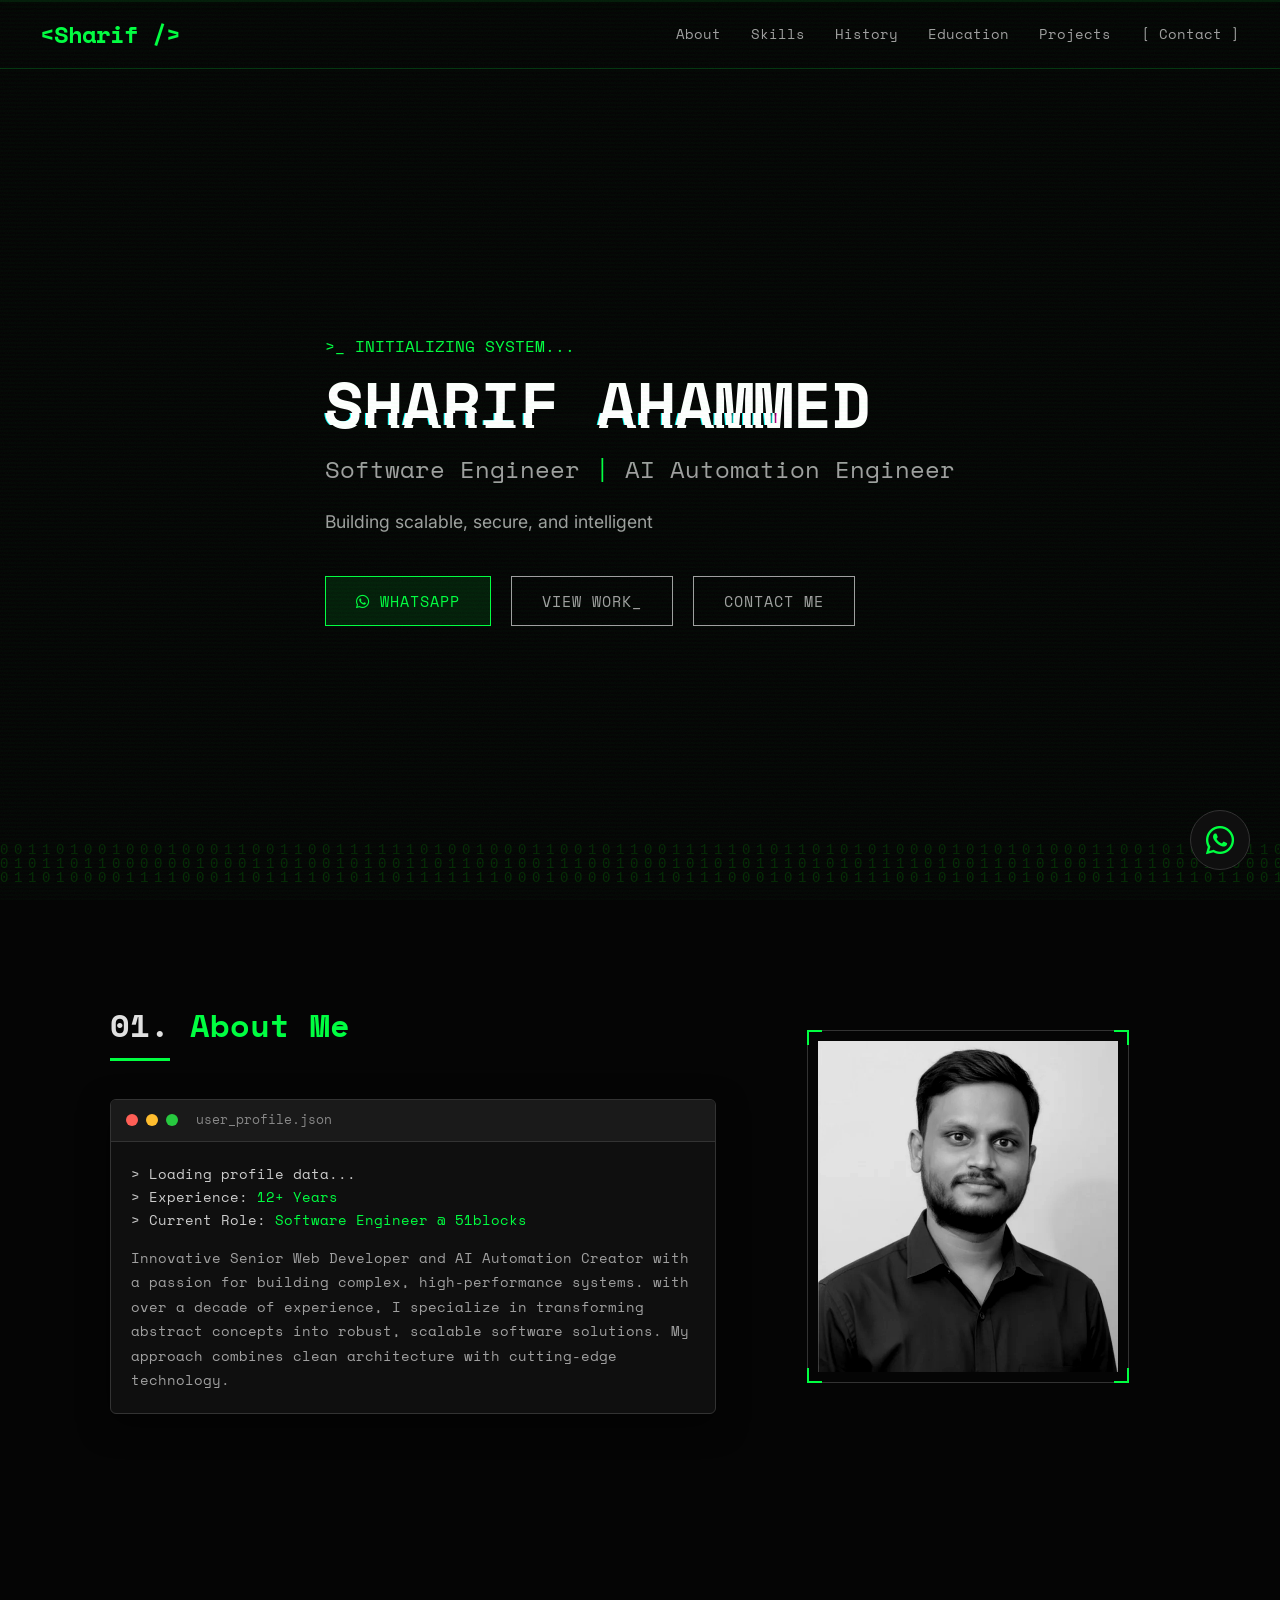
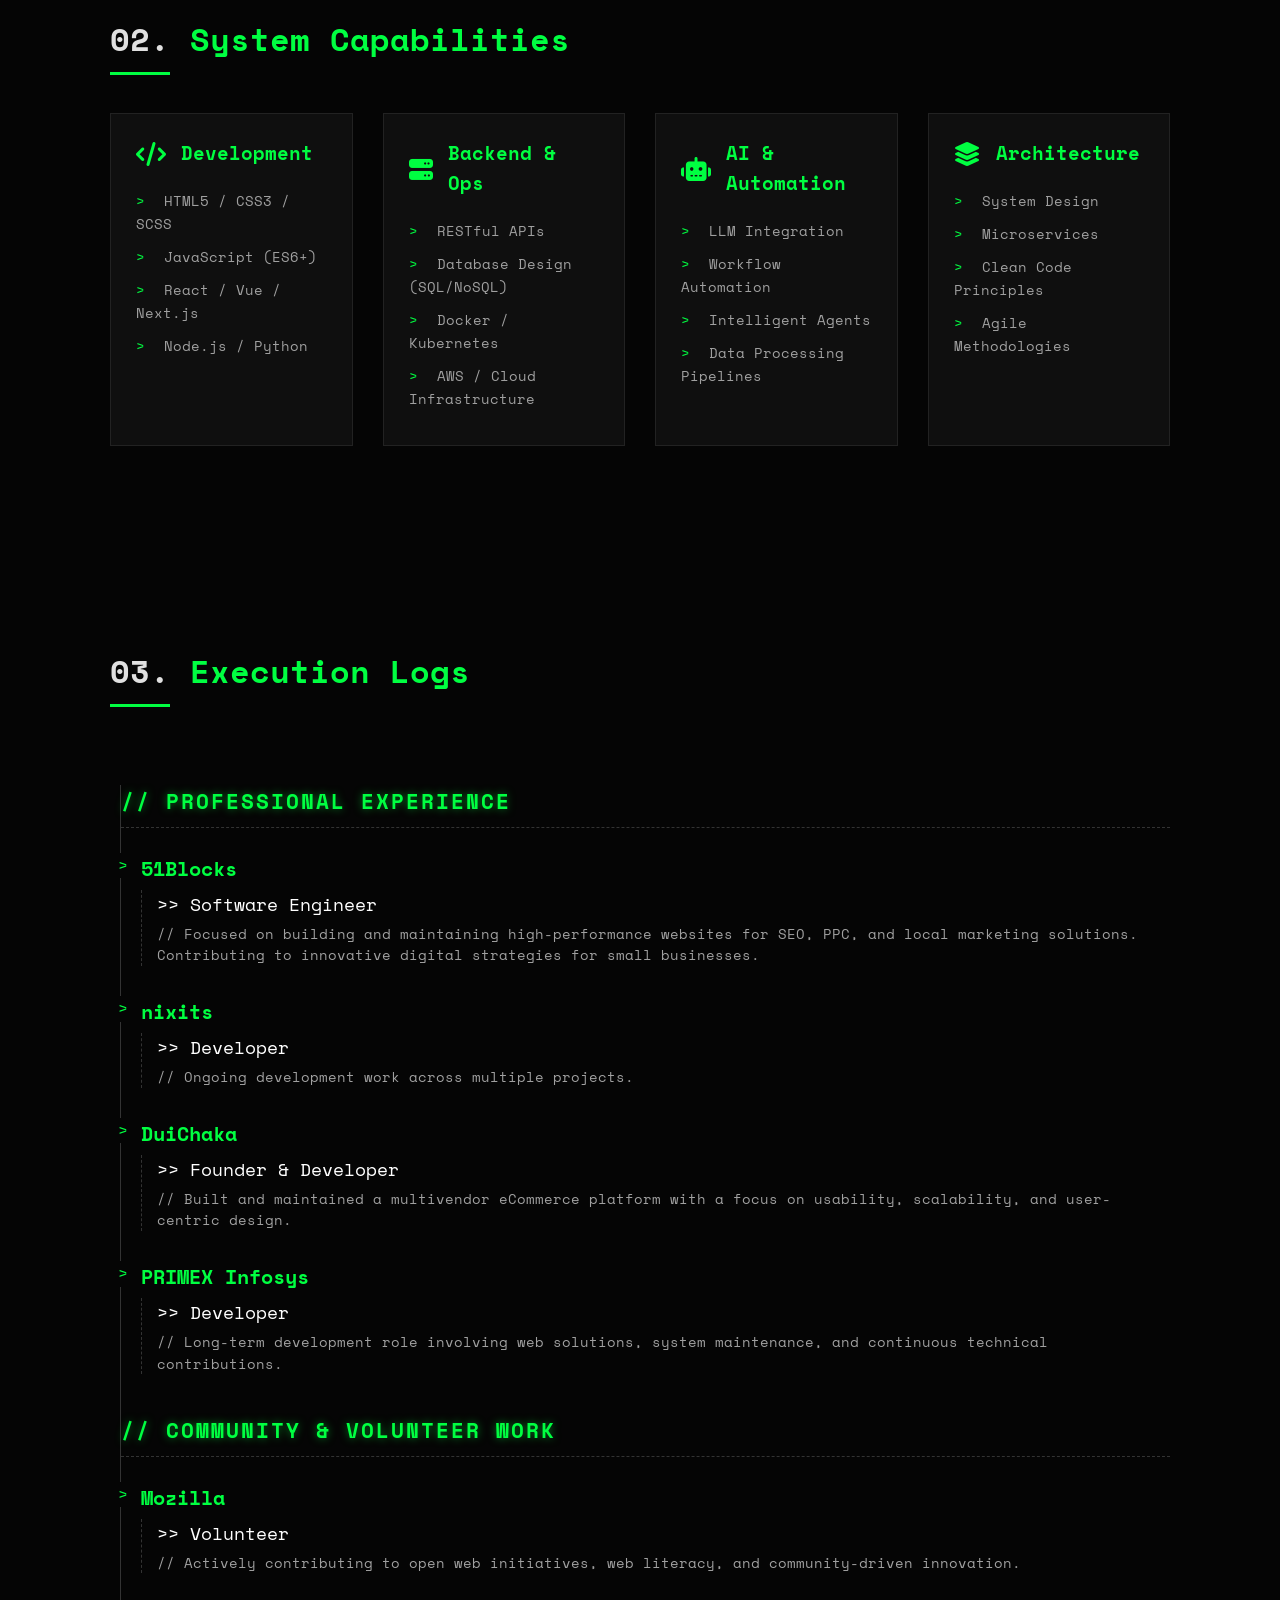
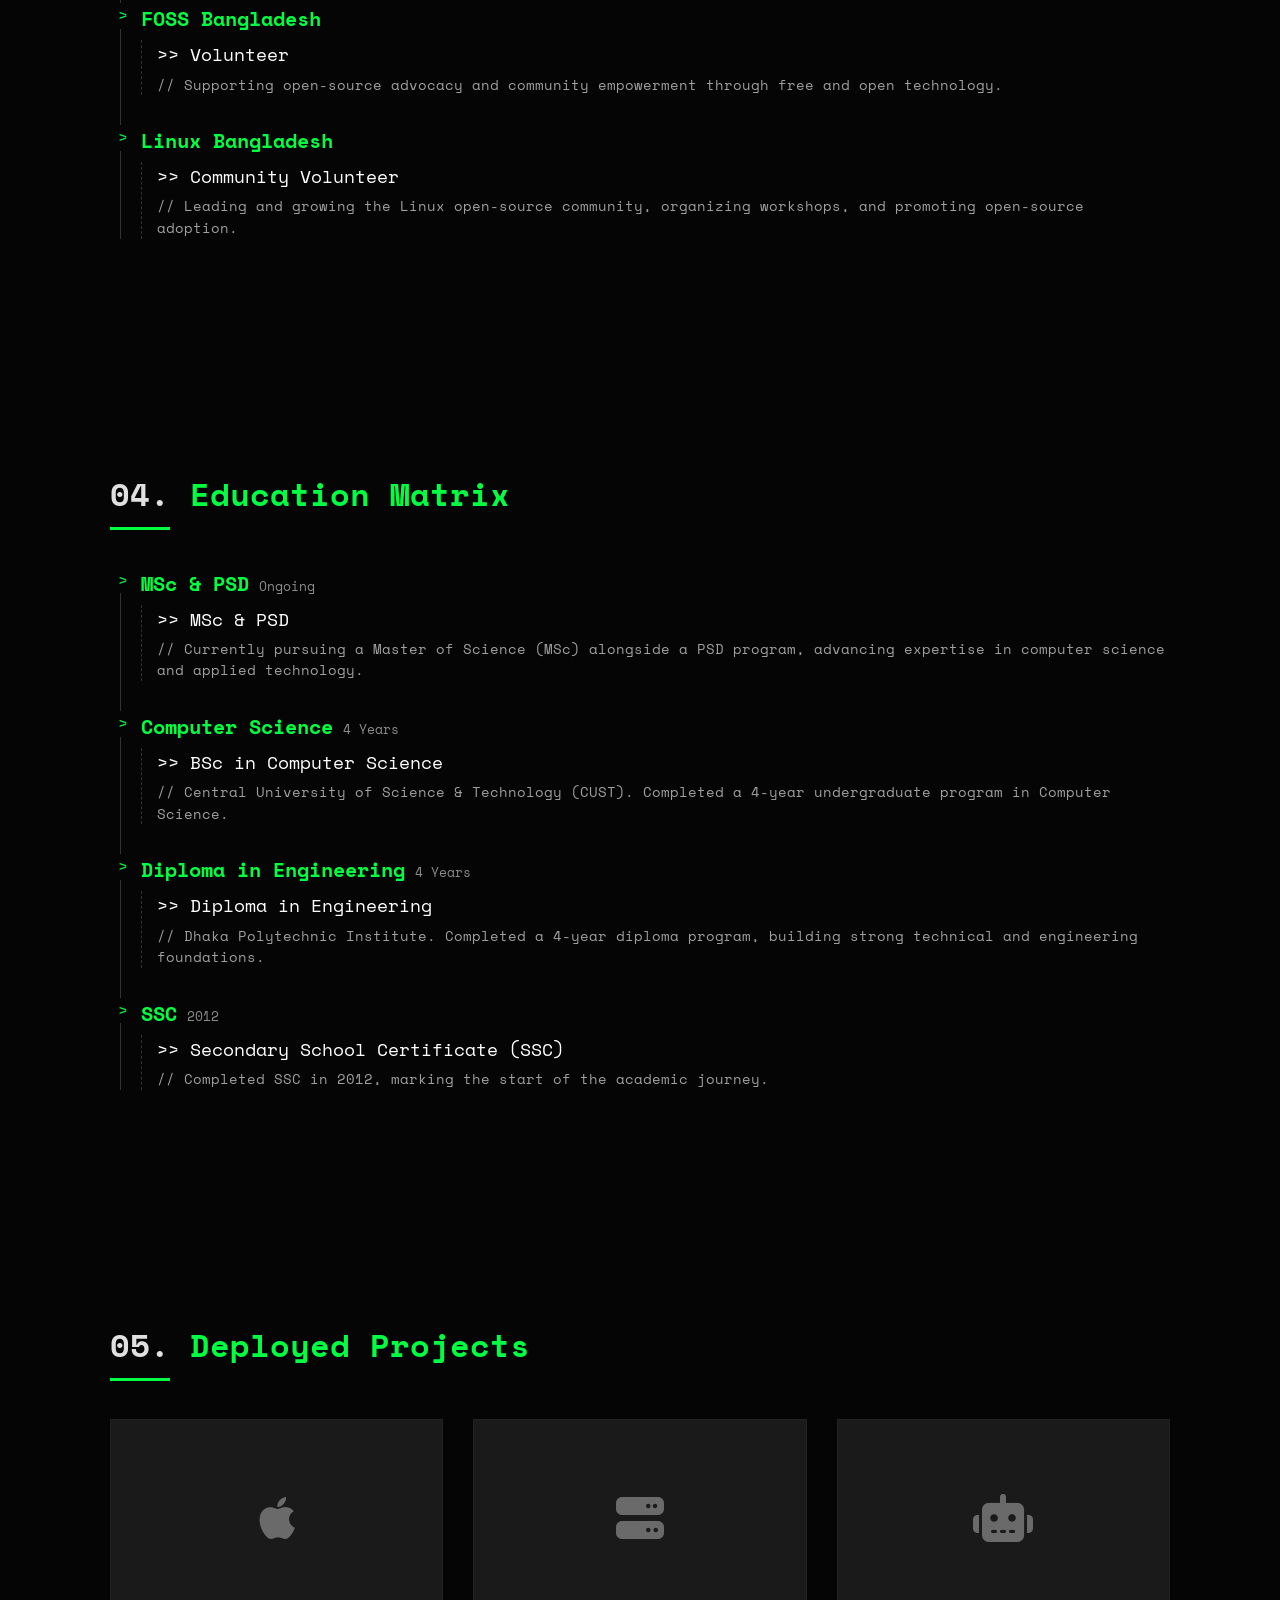
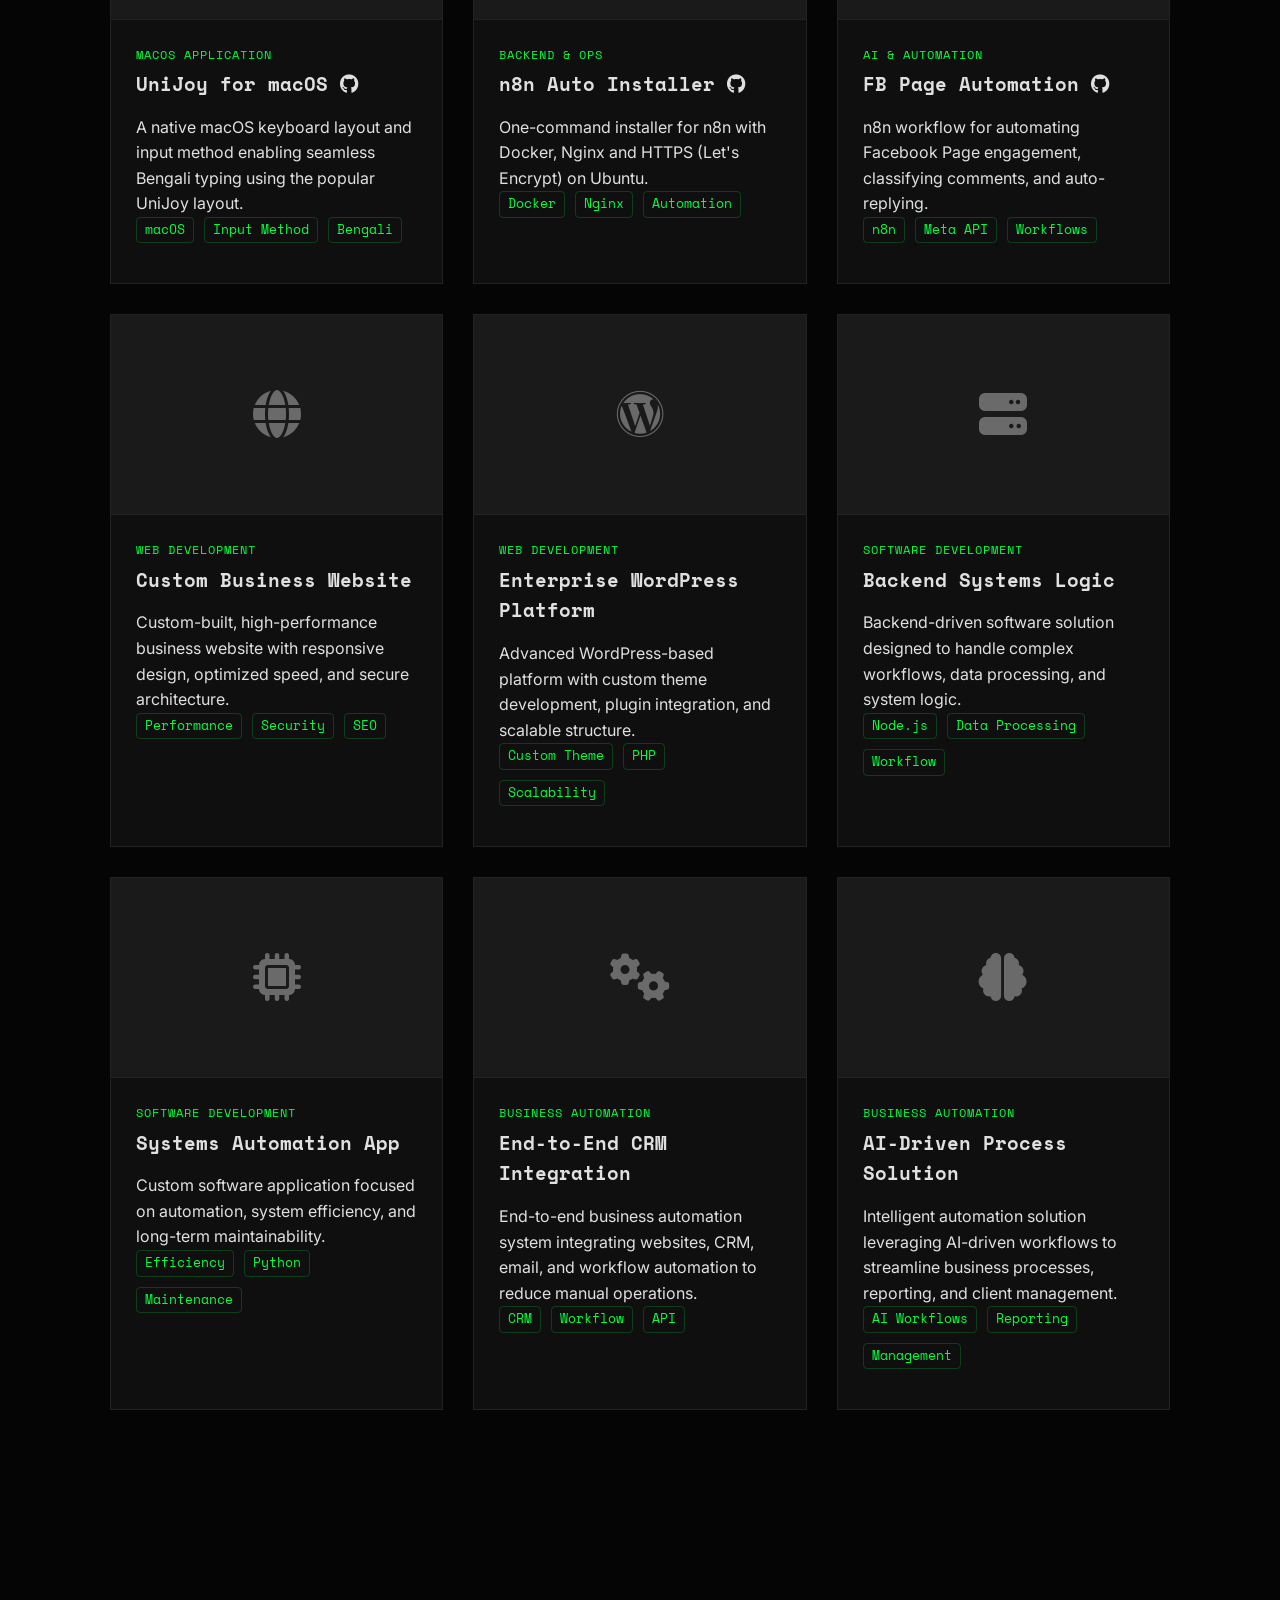
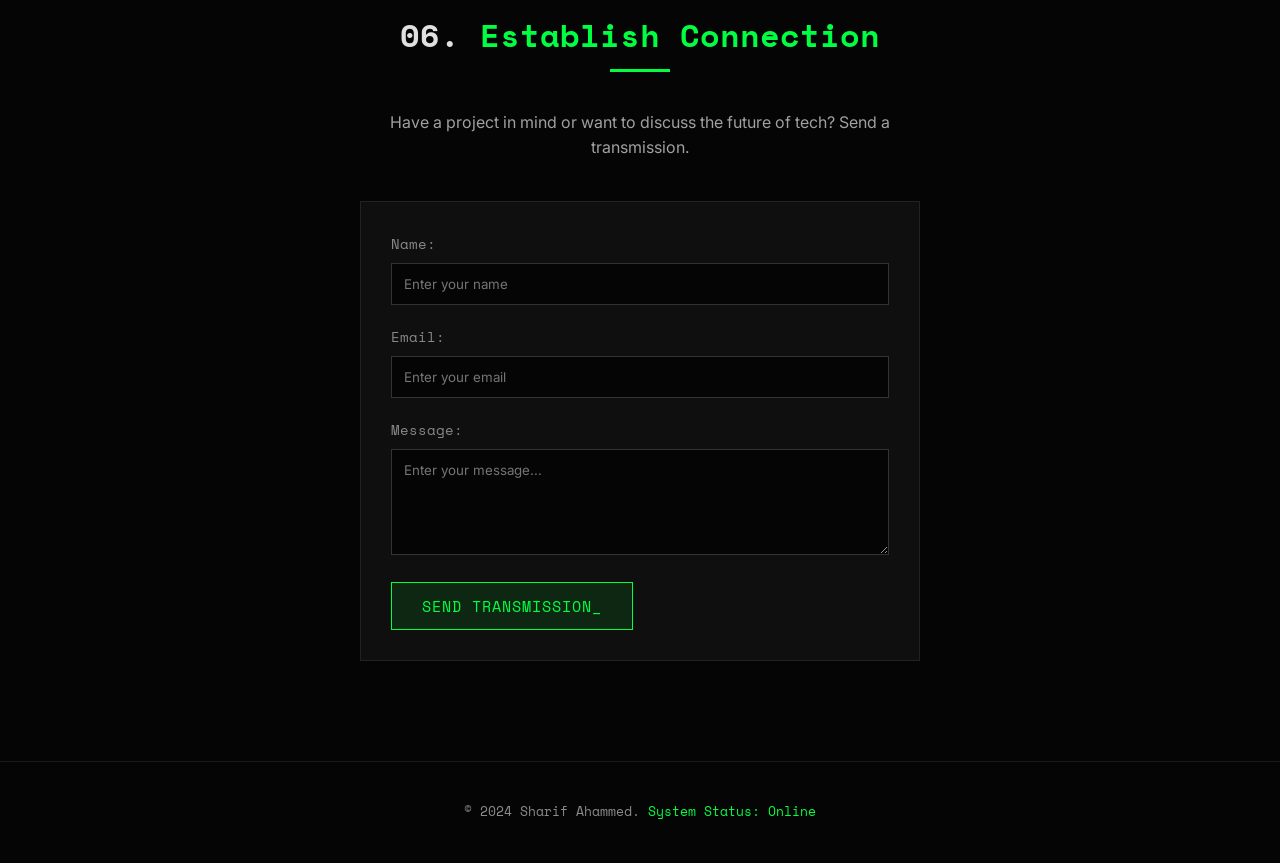
<file: index.html>
<!DOCTYPE html>
<html lang="en">

<head>
    <meta charset="UTF-8">
    <meta name="viewport" content="width=device-width, initial-scale=1.0">

    <!-- Primary SEO -->
    <title>Sharif Ahammed (nuxrif) | Software Engineer &amp; AI Automation Engineer</title>
    <meta name="description"
        content="Official portfolio of Sharif Ahammed Mollik (nuxrif) — Software Engineer, Senior Web Developer, and AI Automation Engineer with 12+ years of experience.">
    <meta name="author" content="Sharif Ahammed Mollik">
    <meta name="keywords"
        content="Sharif Ahammed, Sharif Ahammed Mollik, Sharif Ahammed Mollick, nuxrif, Sharif Mollik, Software Engineer, Senior Web Developer, AI Automation Engineer, Bangladesh Developer">
    <meta name="robots" content="index, follow">
    <link rel="canonical" href="https://sharif.bd/">

    <!-- Open Graph (Facebook / LinkedIn / WhatsApp) -->
    <meta property="og:type" content="website">
    <meta property="og:url" content="https://sharif.bd/">
    <meta property="og:title" content="Sharif Ahammed (nuxrif) | Software Engineer &amp; AI Automation Engineer">
    <meta property="og:description"
        content="Official portfolio of Sharif Ahammed Mollik (nuxrif) — Software Engineer, Senior Web Developer, and AI Automation Engineer.">
    <meta property="og:image" content="https://sharif.bd/assets/images/profile.jpg">

    <!-- Twitter / X Card -->
    <meta name="twitter:card" content="summary_large_image">
    <meta name="twitter:site" content="@nuxrif">
    <meta name="twitter:title" content="Sharif Ahammed (nuxrif) | Software Engineer &amp; AI Automation Engineer">
    <meta name="twitter:description"
        content="Official portfolio of Sharif Ahammed Mollik (nuxrif) — Software Engineer, Senior Web Developer, and AI Automation Engineer.">
    <meta name="twitter:image" content="https://sharif.bd/assets/images/profile.jpg">

    <!-- Structured Data: Person -->
    <script type="application/ld+json">
    {
        "@context": "https://schema.org",
        "@type": "Person",
        "name": "Sharif Ahammed",
        "alternateName": ["Sharif Ahammed Mollik", "Sharif Ahammed Mollick", "nuxrif", "Sharif Mollik"],
        "jobTitle": "Software Engineer",
        "url": "https://sharif.bd/",
        "image": "https://sharif.bd/assets/images/profile.jpg",
        "telephone": "+8801717361064",
        "email": ["sa.mollick@gmail.com", "sharif.html@gmail.com"],
        "nationality": "Bangladeshi",
        "worksFor": {
            "@type": "Organization",
            "name": "51Blocks"
        },
        "address": {
            "@type": "PostalAddress",
            "addressCountry": "BD",
            "addressRegion": "Dhaka"
        },
        "alumniOf": [
            {
                "@type": "CollegeOrUniversity",
                "name": "Central University of Science & Technology (CUST)"
            },
            {
                "@type": "EducationalOrganization",
                "name": "Dhaka Polytechnic Institute"
            }
        ],
        "knowsAbout": [
            "Web Development",
            "Software Engineering",
            "AI Automation",
            "JavaScript",
            "React",
            "Node.js",
            "Python",
            "System Design",
            "WordPress",
            "n8n Workflow Automation"
        ],
        "knowsLanguage": ["Bengali", "English"],
        "sameAs": [
            "https://github.com/nuxrif",
            "https://www.facebook.com/nuxrif/",
            "https://x.com/nuxrif"
        ],
        "description": "Software Engineer, Senior Web Developer, and AI Automation Engineer with 12+ years of experience."
    }
    </script>

    <!-- Fonts (loaded async so they don't block first paint; swap keeps text visible) -->
    <link rel="preconnect" href="https://fonts.googleapis.com">
    <link rel="preconnect" href="https://fonts.gstatic.com" crossorigin>
    <link rel="stylesheet"
        href="https://fonts.googleapis.com/css2?family=Inter:wght@300;400;600&family=Space+Mono:ital,wght@0,400;0,700;1,400&display=swap"
        media="print" onload="this.media='all'">
    <noscript>
        <link rel="stylesheet"
            href="https://fonts.googleapis.com/css2?family=Inter:wght@300;400;600&family=Space+Mono:ital,wght@0,400;0,700;1,400&display=swap">
    </noscript>

    <!-- Styles (inlined to eliminate render-blocking requests) -->
    <style>

/* ===== main.css ===== */
/* 
 * MAIN STYLESHEET
 * Theme: Dark Hacker / Cyberpunk
 */

:root {
    --bg-color: #050505;
    --bg-secondary: #0a0a0a;
    --text-primary: #e0e0e0;
    --text-secondary: #a0a0a0;
    --accent-color: #00ff41;
    /* Terminal Green */
    --accent-dim: rgba(0, 255, 65, 0.2);
    --alert-color: #ff3333;
    --font-mono: 'Space Mono', 'Fira Code', monospace;
    --font-sans: 'Inter', sans-serif;
    --transition: all 0.3s ease;
    --container-width: 1100px;
    --glow-color: rgba(0, 255, 65, 0.5);
}

/* Noise Overlay */
.noise {
    position: fixed;
    top: 0;
    left: 0;
    width: 100%;
    height: 100%;
    z-index: 150;
    opacity: 0.03;
    pointer-events: none;
    background: url("data:image/svg+xml,%3Csvg xmlns='http://www.w3.org/2000/svg' width='120' height='120'%3E%3Cfilter id='n'%3E%3CfeTurbulence type='fractalNoise' baseFrequency='0.85' numOctaves='2' stitchTiles='stitch'/%3E%3C/filter%3E%3Crect width='100%25' height='100%25' filter='url(%23n)'/%3E%3C/svg%3E");
}

/* Vertical Scanline Sweep */
.scanline-sweep {
    position: fixed;
    top: 0;
    left: 0;
    width: 100%;
    height: 2px;
    background: var(--accent-color);
    box-shadow: 0 0 15px var(--accent-color);
    opacity: 0.1;
    z-index: 200;
    pointer-events: none;
    animation: sweep 8s linear infinite;
}

@keyframes sweep {
    0% {
        transform: translateY(-100vh);
    }

    100% {
        transform: translateY(100vh);
    }
}

/* Scroll Fade-In Effects */
.reveal {
    opacity: 0;
    transform: translateY(30px);
    transition: opacity 0.8s ease-out, transform 0.8s ease-out;
}

.reveal.active {
    opacity: 1;
    transform: translateY(0);
}

/* Reset & Base */
*,
*::before,
*::after {
    margin: 0;
    padding: 0;
    box-sizing: border-box;
}

html {
    scroll-behavior: smooth;
}

body {
    background-color: var(--bg-color);
    color: var(--text-primary);
    font-family: var(--font-sans);
    line-height: 1.6;
    overflow-x: hidden;
    position: relative;
}

a {
    text-decoration: none;
    color: inherit;
    transition: var(--transition);
}

ul {
    list-style: none;
}

/* Utilities */
.container {
    max-width: var(--container-width);
    margin: 0 auto;
    padding: 0 20px;
}

.container.narrow {
    max-width: 600px;
}

.section {
    padding: 100px 0;
}

.highlight {
    color: var(--accent-color);
}

.green-text {
    color: var(--accent-color);
}

/* Background Effects */
#matrix-canvas {
    position: fixed;
    top: 0;
    left: 0;
    width: 100%;
    height: 100%;
    z-index: -1;
    opacity: 0.15;
}

.scanline {
    position: fixed;
    top: 0;
    left: 0;
    width: 100%;
    height: 100%;
    background: linear-gradient(to bottom,
            transparent 50%,
            rgba(0, 255, 65, 0.02) 50%);
    background-size: 100% 4px;
    pointer-events: none;
    z-index: 100;
}

/* Typography */
h1,
h2,
h3,
h4,
.nav-item,
.btn,
.terminal-prefix {
    font-family: var(--font-mono);
}

.section-title {
    font-size: 2rem;
    margin-bottom: 3rem;
    position: relative;
    display: inline-block;
}

.section-title::after {
    content: '';
    position: absolute;
    bottom: -10px;
    left: 0;
    width: 60px;
    height: 3px;
    background-color: var(--accent-color);
}

.section-title.center {
    display: block;
    /* Ensure it takes full width/displays as block if needed for centering */
    text-align: center;
    margin-left: auto;
    margin-right: auto;
    width: fit-content;
    /* Shrink to fit text so the underline is correct width */
}

.section-title.center::after {
    left: 50%;
    transform: translateX(-50%);
}

/* Header & Nav */
.navbar {
    position: fixed;
    top: 0;
    left: 0;
    width: 100%;
    padding: 20px 0;
    background: rgba(5, 5, 5, 0.9);
    backdrop-filter: blur(10px);
    z-index: 99;
    border-bottom: 1px solid var(--accent-dim);
    display: flex;
    justify-content: space-between;
    /* This might not work well without a container, adjusting below */
}

/* Navbar adjustment to use container padding via internal logic or explicit container */
.navbar {
    padding: 15px 40px;
    align-items: center;
}

.mobile-menu-toggle {
    display: none;
    font-size: 1.5rem;
    color: var(--accent-color);
    cursor: pointer;
}

.logo {
    font-family: var(--font-mono);
    font-size: 1.5rem;
    font-weight: 700;
    color: var(--accent-color);
    letter-spacing: -1px;
}

.nav-links {
    display: flex;
    gap: 30px;
}

.nav-item {
    font-size: 0.9rem;
    color: var(--text-secondary);
}

.nav-item:hover {
    color: var(--accent-color);
    text-shadow: 0 0 8px var(--accent-dim);
}

/* Hero Section */
.hero-section {
    height: 100vh;
    display: flex;
    align-items: center;
    justify-content: flex-start;
    padding-top: 60px;
}

.terminal-prefix {
    color: var(--accent-color);
    margin-bottom: 10px;
    font-size: 1rem;
}

.hero-content h1 {
    font-size: 4rem;
    line-height: 1.1;
    margin-bottom: 10px;
    color: #fff;
}

.role-title {
    font-size: 1.5rem;
    color: var(--text-secondary);
    margin-bottom: 20px;
    font-weight: 400;
}

.role-title .accent {
    color: var(--accent-color);
}

.tagline {
    max-width: 500px;
    margin-bottom: 40px;
    color: var(--text-secondary);
    font-size: 1.1rem;
}

/* Buttons */
.cta-group {
    display: flex;
    gap: 20px;
}

.btn {
    padding: 12px 30px;
    border: 1px solid var(--accent-color);
    background: transparent;
    color: var(--accent-color);
    font-size: 0.95rem;
    cursor: pointer;
    text-transform: uppercase;
    letter-spacing: 1px;
    position: relative;
    overflow: hidden;
    transition: all 0.3s;
}

.primary-btn {
    background: var(--accent-dismiss);
    /* Typo adjustment: solid background usually for primary */
    background: rgba(0, 255, 65, 0.1);
}

.primary-btn:hover {
    background: var(--accent-color);
    color: #000;
    box-shadow: 0 0 20px var(--accent-dim);
}

.secondary-btn {
    border-color: var(--text-secondary);
    color: var(--text-secondary);
}

.secondary-btn:hover {
    border-color: #fff;
    color: #fff;
}

/* About Section */
.reverse-grid {
    display: grid;
    grid-template-columns: 1.2fr 0.8fr;
    gap: 50px;
    align-items: center;
}

.terminal-box {
    background: #0f0f0f;
    border: 1px solid #333;
    border-radius: 6px;
    overflow: hidden;
    font-family: var(--font-mono);
    box-shadow: 0 10px 30px rgba(0, 0, 0, 0.5);
}

.terminal-header {
    background: #1a1a1a;
    padding: 10px 15px;
    display: flex;
    align-items: center;
    gap: 8px;
    border-bottom: 1px solid #333;
}

.dot {
    width: 12px;
    height: 12px;
    border-radius: 50%;
}

.red {
    background: #ff5f56;
}

.yellow {
    background: #ffbd2e;
}

.green {
    background: #27c93f;
}

.terminal-header .title {
    margin-left: 10px;
    font-size: 0.8rem;
    color: #888;
}

.terminal-body {
    padding: 20px;
    font-size: 0.9rem;
    color: #ccc;
}

.code-value {
    color: var(--accent-color);
}

.bio-text {
    margin-top: 15px;
    line-height: 1.7;
    color: var(--text-secondary);
}

.about-image {
    display: flex;
    justify-content: center;
}

.image-frame {
    position: relative;
    padding: 10px;
    border: 1px solid #333;
}

.profile-pic {
    max-width: 100%;
    filter: grayscale(100%) contrast(1.2);
    /* display: block; */
    /* Replaced by flex container but good to keep */
    display: block;
    height: auto;
    width: 300px;
}

.image-frame:hover .profile-pic {
    filter: grayscale(0%);
}

.corner {
    position: absolute;
    width: 15px;
    height: 15px;
    border-color: var(--accent-color);
    border-style: solid;
}

.t-l {
    top: -1px;
    left: -1px;
    border-width: 2px 0 0 2px;
}

.t-r {
    top: -1px;
    right: -1px;
    border-width: 2px 2px 0 0;
}

.b-l {
    bottom: -1px;
    left: -1px;
    border-width: 0 0 2px 2px;
}

.b-r {
    bottom: -1px;
    right: -1px;
    border-width: 0 2px 2px 0;
}

/* Skills Grid */
.skills-grid {
    display: grid;
    grid-template-columns: repeat(auto-fit, minmax(240px, 1fr));
    gap: 30px;
}

.skill-card {
    background: #0f0f0f;
    border: 1px solid #222;
    padding: 25px;
    transition: var(--transition);
}

.skill-card:hover {
    border-color: var(--accent-color);
    transform: translateY(-5px);
}

.card-header {
    display: flex;
    align-items: center;
    gap: 15px;
    margin-bottom: 20px;
    color: var(--accent-color);
}

.card-header i {
    font-size: 1.5rem;
}

.skill-list li {
    margin-bottom: 10px;
    color: var(--text-secondary);
    font-family: var(--font-mono);
    font-size: 0.9rem;
}

.prompt {
    color: var(--accent-color);
    margin-right: 10px;
}

/* Experience */
.timeline {
    border-left: 2px solid #333;
    padding-left: 30px;
}

.timeline-item {
    position: relative;
    margin-bottom: 40px;
}

.timeline-item::before {
    content: '';
    position: absolute;
    left: -36px;
    top: 5px;
    width: 10px;
    height: 10px;
    background: var(--bg-color);
    border: 2px solid var(--accent-color);
    border-radius: 50%;
}

.timeline-date {
    font-family: var(--font-mono);
    color: var(--accent-color);
    margin-bottom: 5px;
    font-size: 0.9rem;
}

.timeline-content h3 {
    font-size: 1.3rem;
    margin-bottom: 5px;
}

.timeline-content h4 {
    color: #888;
    margin-bottom: 10px;
    font-weight: 400;
}

.timeline-content p {
    color: var(--text-secondary);
}

/* Projects */
.projects-grid {
    display: grid;
    grid-template-columns: repeat(auto-fit, minmax(300px, 1fr));
    gap: 30px;
}

.project-card {
    border: 1px solid #222;
    background: #0f0f0f;
    transition: var(--transition);
}

.project-card:hover {
    border-color: var(--accent-color);
}

.project-image {
    height: 200px;
    background: #1a1a1a;
    display: flex;
    align-items: center;
    justify-content: center;
    border-bottom: 1px solid #222;
}

.img-placeholder i {
    font-size: 3rem;
    color: #6a6a6a;
}

.project-info {
    padding: 25px;
}

.project-category {
    font-family: var(--font-mono);
    font-size: 0.75rem;
    color: var(--accent-color);
    margin-bottom: 5px;
    letter-spacing: 1px;
}

.project-info h3 {
    font-size: 1.2rem;
    margin-bottom: 15px;
}

.tech-stack {
    display: flex;
    gap: 10px;
    margin-bottom: 15px;
    flex-wrap: wrap;
}

.tech-stack span {
    font-size: 0.8rem;
    font-family: var(--font-mono);
    color: var(--accent-color);
    border: 1px solid var(--accent-dim);
    padding: 2px 8px;
    border-radius: 4px;
}

.project-links {
    margin-top: 20px;
    display: flex;
    gap: 20px;
}

.project-links a {
    font-size: 0.9rem;
    font-family: var(--font-mono);
    display: flex;
    align-items: center;
    gap: 8px;
}

.project-links a:hover {
    color: var(--accent-color);
}

/* Contact */
.contact-subtitle {
    text-align: center;
    color: var(--text-secondary);
    margin-bottom: 40px;
}

.contact-form {
    background: #0f0f0f;
    padding: 30px;
    border: 1px solid #222;
}

.form-group {
    margin-bottom: 20px;
}

.form-group label {
    display: block;
    font-family: var(--font-mono);
    margin-bottom: 8px;
    color: #888;
    font-size: 0.9rem;
}

.form-group input,
.form-group textarea {
    width: 100%;
    background: #050505;
    border: 1px solid #333;
    padding: 12px;
    color: var(--text-primary);
    font-family: var(--font-sans);
    outline: none;
    transition: var(--transition);
}

.form-group input:focus,
.form-group textarea:focus {
    border-color: var(--accent-color);
    box-shadow: 0 0 10px rgba(0, 255, 65, 0.1);
}

.social-links {
    display: flex;
    justify-content: center;
    gap: 30px;
    margin-top: 50px;
}

.social-icon {
    font-size: 1.5rem;
    color: var(--text-secondary);
    width: 50px;
    height: 50px;
    border: 1px solid #333;
    display: flex;
    align-items: center;
    justify-content: center;
    border-radius: 50%;
    transition: var(--transition);
}

.social-icon:hover {
    border-color: var(--accent-color);
    color: var(--accent-color);
    transform: translateY(-5px);
    box-shadow: 0 0 15px var(--accent-dim);
}

/* Footer */
footer {
    padding: 40px 0;
    text-align: center;
    font-family: var(--font-mono);
    color: #8c8c8c;
    font-size: 0.8rem;
    border-top: 1px solid #1a1a1a;
}

/* Neon border glow animation */
@keyframes neon-glow {

    0%,
    100% {
        box-shadow: 0 0 5px var(--accent-dim);
        border-color: #222;
    }

    50% {
        box-shadow: 0 0 15px var(--accent-dim);
        border-color: var(--accent-color);
    }
}

.skill-card,
.project-card,
.terminal-box {
    animation: neon-glow 6s infinite ease-in-out;
}

.skill-card:nth-child(2) {
    animation-delay: 1.5s;
}

.skill-card:nth-child(3) {
    animation-delay: 3s;
}

.skill-card:nth-child(4) {
    animation-delay: 4.5s;
}

.project-card:nth-child(even) {
    animation-delay: 2s;
}

@media (max-width: 768px) {
    .navbar {
        padding: 15px 20px;
    }

    .nav-links {
        display: none;
        /* Hide for now, or could make persistent simplified links */
    }

    /* Show simple horizontal scroll or simplified links if needed, but per report they were 'hidden' */
    /* Let's keep them hidden but add a note or minimal nav if possible later if user asks. 
       For now, let's fix the layout breakage first. */

    .hero-content h1 {
        font-size: 2.5rem;
    }

    .role-title {
        font-size: 1.1rem;
        word-break: break-word;
    }

    .cta-group {
        flex-direction: column;
        width: 100%;
    }

    .btn {
        width: 100%;
        text-align: center;
    }

    .section {
        padding: 60px 0;
    }

    .section-title {
        font-size: 1.5rem;
        margin-bottom: 2rem;
    }

    .reverse-grid {
        grid-template-columns: 1fr;
        text-align: center;
    }

    .about-image {
        order: -1;
        margin-bottom: 30px;
    }

    .about-image img {
        width: 200px;
    }

    .projects-grid {
        grid-template-columns: 1fr;
    }

    .skills-grid {
        grid-template-columns: 1fr;
    }

    .contact-form {
        padding: 20px;
    }

    .timeline::before {
        left: 20px;
    }
}

@media (max-width: 480px) {
    .hero-content h1 {
        font-size: 2rem;
    }

    .logo {
        font-size: 1.2rem;
    }
}

/* Floating WhatsApp Button */
.floating-whatsapp {
    position: fixed;
    bottom: 30px;
    right: 30px;
    background-color: #0f0f0f;
    color: var(--accent-color);
    border: 1px solid #333;
    width: 60px;
    height: 60px;
    border-radius: 50%;
    display: flex;
    justify-content: center;
    align-items: center;
    font-size: 2rem;
    z-index: 1000;
    transition: var(--transition);
    animation: neon-glow-wa 3s infinite ease-in-out;
}

.floating-whatsapp:hover {
    transform: scale(1.1);
    color: var(--accent-color);
    border-color: var(--accent-color);
    background-color: rgba(0, 255, 65, 0.05);
}

@keyframes neon-glow-wa {
    0%, 100% {
        box-shadow: 0 0 5px var(--accent-dim);
        border-color: #333;
    }
    50% {
        box-shadow: 0 0 15px var(--accent-dim);
        border-color: var(--accent-color);
    }
}

@media (max-width: 480px) {
    .floating-whatsapp {
        width: 50px;
        height: 50px;
        font-size: 1.8rem;
        bottom: 20px;
        right: 20px;
    }
}

/* ===== glitch.css ===== */
/* GLITCH EFFECTS & ANIMATIONS */

/* Glitch Animation */
.glitch {
    position: relative;
    color: #fff;
}

.glitch::before,
.glitch::after {
    content: attr(data-text);
    position: absolute;
    top: 0;
    left: 0;
    width: 100%;
    height: 100%;
    background: var(--bg-color);
}

.glitch::before {
    left: 2px;
    text-shadow: -1px 0 #ff00c1;
    clip: rect(44px, 450px, 56px, 0);
    animation: glitch-anim-1 5s infinite linear alternate-reverse;
}

.glitch::after {
    left: -2px;
    text-shadow: -1px 0 #00fff9;
    clip: rect(44px, 450px, 56px, 0);
    animation: glitch-anim-2 5s infinite linear alternate-reverse;
}

@keyframes glitch-anim-1 {
    0% {
        clip: rect(30px, 9999px, 10px, 0);
    }

    5% {
        clip: rect(70px, 9999px, 90px, 0);
    }

    10% {
        clip: rect(40px, 9999px, 5px, 0);
    }

    15% {
        clip: rect(90px, 9999px, 60px, 0);
    }

    20% {
        clip: rect(20px, 9999px, 30px, 0);
    }

    25% {
        clip: rect(10px, 9999px, 80px, 0);
    }

    30% {
        clip: rect(50px, 9999px, 20px, 0);
    }

    35% {
        clip: rect(80px, 9999px, 40px, 0);
    }

    40% {
        clip: rect(60px, 9999px, 70px, 0);
    }

    45% {
        clip: rect(10px, 9999px, 50px, 0);
    }

    50% {
        clip: rect(90px, 9999px, 10px, 0);
    }

    55% {
        clip: rect(30px, 9999px, 80px, 0);
    }

    60% {
        clip: rect(60px, 9999px, 40px, 0);
    }

    65% {
        clip: rect(20px, 9999px, 70px, 0);
    }

    70% {
        clip: rect(50px, 9999px, 30px, 0);
    }

    75% {
        clip: rect(80px, 9999px, 10px, 0);
    }

    80% {
        clip: rect(40px, 9999px, 90px, 0);
    }

    85% {
        clip: rect(70px, 9999px, 20px, 0);
    }

    90% {
        clip: rect(10px, 9999px, 60px, 0);
    }

    95% {
        clip: rect(50px, 9999px, 40px, 0);
    }

    100% {
        clip: rect(30px, 9999px, 80px, 0);
    }
}

@keyframes glitch-anim-2 {
    0% {
        clip: rect(10px, 9999px, 90px, 0);
    }

    5% {
        clip: rect(50px, 9999px, 20px, 0);
    }

    10% {
        clip: rect(30px, 9999px, 85px, 0);
    }

    15% {
        clip: rect(80px, 9999px, 10px, 0);
    }

    20% {
        clip: rect(40px, 9999px, 60px, 0);
    }

    25% {
        clip: rect(20px, 9999px, 90px, 0);
    }

    30% {
        clip: rect(70px, 9999px, 40px, 0);
    }

    35% {
        clip: rect(10px, 9999px, 70px, 0);
    }

    40% {
        clip: rect(90px, 9999px, 30px, 0);
    }

    45% {
        clip: rect(50px, 9999px, 80px, 0);
    }

    50% {
        clip: rect(30px, 9999px, 10px, 0);
    }

    55% {
        clip: rect(60px, 9999px, 90px, 0);
    }

    60% {
        clip: rect(10px, 9999px, 40px, 0);
    }

    65% {
        clip: rect(80px, 9999px, 60px, 0);
    }

    70% {
        clip: rect(20px, 9999px, 70px, 0);
    }

    75% {
        clip: rect(50px, 9999px, 20px, 0);
    }

    80% {
        clip: rect(90px, 9999px, 10px, 0);
    }

    85% {
        clip: rect(40px, 9999px, 80px, 0);
    }

    90% {
        clip: rect(70px, 9999px, 30px, 0);
    }

    95% {
        clip: rect(10px, 9999px, 60px, 0);
    }

    100% {
        clip: rect(60px, 9999px, 50px, 0);
    }
}

/* Typing Cursor Pulse */
.typing-cursor {
    display: inline-block;
    width: 10px;
    height: 1.2rem;
    background-color: var(--accent-color);
    margin-left: 5px;
    animation: blink 1s step-end infinite;
}

@keyframes blink {

    0%,
    100% {
        opacity: 1;
    }

    50% {
        opacity: 0;
    }
}

/* ===== logs.css ===== */
/* Terminal Execution Logs Style */
.terminal-logs {
    font-family: var(--font-mono);
    border-left: 1px solid #333;
    padding-left: 20px;
    margin-left: 10px;
}

.log-entry {
    margin-bottom: 30px;
    position: relative;
}

.log-divider {
    font-family: var(--font-mono);
    color: var(--accent-color);
    text-transform: uppercase;
    letter-spacing: 2px;
    font-size: 1.3rem;
    font-weight: 700;
    margin: 40px 0 25px -20px;
    padding-bottom: 8px;
    border-bottom: 1px dashed #333;
    text-shadow: 0 0 8px var(--glow-color);
}

.log-entry::before {
    content: '>';
    position: absolute;
    left: -28px;
    top: 0;
    color: var(--accent-color);
    background: var(--bg-color);
    padding: 0 5px;
}

.log-header {
    display: flex;
    flex-wrap: wrap;
    gap: 10px;
    margin-bottom: 5px;
    font-size: 0.85rem;
}

.log-time {
    color: #8c8c8c;
}

/* Hide time labels only in the Execution Logs section */
#experience .log-time {
    display: none;
}

.log-command {
    color: var(--accent-color);
}

#experience .log-command,
#education .log-command {
    font-size: 1.25rem;
    font-weight: 700;
}

/* Education: show the year small, beside the title */
#education .log-header {
    align-items: baseline;
}

#education .log-time {
    font-size: 0.8rem;
    color: #8c8c8c;
}

.log-content {
    padding-left: 15px;
    border-left: 1px dashed #333;
}

.log-role {
    font-size: 1.1rem;
    color: #fff;
    margin-bottom: 5px;
    font-weight: normal;
}

.log-desc {
    color: var(--text-secondary);
    font-size: 0.9rem;
    line-height: 1.5;
}

/* Hover Effect for Logs */
.log-entry:hover .log-content {
    border-left-color: var(--accent-color);
}

.log-entry:hover .log-time {
    color: #888;
}

@media (max-width: 768px) {
    .terminal-logs {
        padding-left: 15px;
        margin-left: 0;
    }

    .log-entry::before {
        left: -20px;
        font-size: 0.8rem;
    }

    .log-content {
        padding-left: 10px;
    }

    .log-role {
        font-size: 1rem;
    }

    .log-header {
        font-size: 0.75rem;
    }
}
    </style>

    <!-- Icons (loaded async so it doesn't block first paint) -->
    <link rel="preconnect" href="https://cdnjs.cloudflare.com" crossorigin>
    <link rel="stylesheet" href="https://cdnjs.cloudflare.com/ajax/libs/font-awesome/6.5.1/css/all.min.css"
        media="print" onload="this.media='all'">
    <noscript>
        <link rel="stylesheet" href="https://cdnjs.cloudflare.com/ajax/libs/font-awesome/6.5.1/css/all.min.css">
    </noscript>
</head>

<body>

    <canvas id="matrix-canvas"></canvas>

    <div class="noise"></div>
    <div class="scanline"></div>
    <div class="scanline-sweep"></div>
    <div class="overlay"></div>

    <header class="navbar">
        <div class="logo">&lt;Sharif /&gt;</div>
        <nav>
            <ul class="nav-links">
                <li><a href="#about" class="nav-item">About</a></li>
                <li><a href="#skills" class="nav-item">Skills</a></li>
                <li><a href="#experience" class="nav-item">History</a></li>
                <li><a href="#education" class="nav-item">Education</a></li>
                <li><a href="#projects" class="nav-item">Projects</a></li>
                <li><a href="#contact" class="nav-item">[ Contact ]</a></li>
            </ul>
        </nav>
    </header>

    <main>
        <!-- Hero Section -->
        <section id="hero" class="hero-section">
            <div class="container">
                <div class="hero-content">
                    <p class="terminal-prefix">>_ INITIALIZING SYSTEM...</p>
                    <h1 class="glitch" data-text="SHARIF AHAMMED">SHARIF AHAMMED</h1>
                    <h2 class="role-title">Software Engineer <span class="accent">|</span> AI Automation Engineer</h2>
                    <p class="tagline">Building scalable, secure, and intelligent digital solutions for the future.</p>

                    <div class="cta-group">
                        <a href="https://wa.me/8801717361064" class="btn primary-btn" target="_blank"><i
                                class="fab fa-whatsapp"></i> WhatsApp</a>
                        <a href="#projects" class="btn secondary-btn">View Work_</a>
                        <a href="#contact" class="btn secondary-btn">Contact Me</a>
                    </div>
                </div>
            </div>
        </section>

        <!-- About Section -->
        <section id="about" class="section reveal">
            <div class="container reverse-grid">
                <div class="about-text">
                    <h2 class="section-title">01. <span class="highlight">About Me</span></h2>
                    <div class="terminal-box">
                        <div class="terminal-header">
                            <span class="dot red"></span>
                            <span class="dot yellow"></span>
                            <span class="dot green"></span>
                            <span class="title">user_profile.json</span>
                        </div>
                        <div class="terminal-body">
                            <p>> Loading profile data...</p>
                            <p>> Experience: <span class="code-value">12+ Years</span></p>
                            <p>> Current Role: <span class="code-value">Software Engineer @ 51blocks</span></p>
                            <p class="bio-text">
                                Innovative Senior Web Developer and AI Automation Creator with a passion for building
                                complex, high-performance systems. with over a decade of experience, I specialize in
                                transforming abstract concepts into robust, scalable software solutions. My approach
                                combines clean architecture with cutting-edge technology.
                            </p>
                        </div>
                    </div>
                </div>
                <div class="about-image">
                    <div class="image-frame">
                        <picture>
                            <source srcset="assets/images/profile.webp" type="image/webp">
                            <img src="assets/images/profile.jpg" alt="Sharif Ahammed" class="profile-pic"
                                width="600" height="662" loading="lazy" decoding="async">
                        </picture>
                        <div class="corner t-l"></div>
                        <div class="corner t-r"></div>
                        <div class="corner b-l"></div>
                        <div class="corner b-r"></div>
                    </div>
                </div>
            </div>
        </section>

        <!-- Skills Section -->
        <section id="skills" class="section reveal">
            <div class="container">
                <h2 class="section-title">02. <span class="highlight">System Capabilities</span></h2>
                <div class="skills-grid">
                    <!-- Skill Category 1 -->
                    <div class="skill-card">
                        <div class="card-header">
                            <i class="fas fa-code"></i>
                            <h3>Development</h3>
                        </div>
                        <ul class="skill-list">
                            <li><span class="prompt">></span> HTML5 / CSS3 / SCSS</li>
                            <li><span class="prompt">></span> JavaScript (ES6+)</li>
                            <li><span class="prompt">></span> React / Vue / Next.js</li>
                            <li><span class="prompt">></span> Node.js / Python</li>
                        </ul>
                    </div>

                    <!-- Skill Category 2 -->
                    <div class="skill-card">
                        <div class="card-header">
                            <i class="fas fa-server"></i>
                            <h3>Backend & Ops</h3>
                        </div>
                        <ul class="skill-list">
                            <li><span class="prompt">></span> RESTful APIs</li>
                            <li><span class="prompt">></span> Database Design (SQL/NoSQL)</li>
                            <li><span class="prompt">></span> Docker / Kubernetes</li>
                            <li><span class="prompt">></span> AWS / Cloud Infrastructure</li>
                        </ul>
                    </div>

                    <!-- Skill Category 3 -->
                    <div class="skill-card">
                        <div class="card-header">
                            <i class="fas fa-robot"></i>
                            <h3>AI & Automation</h3>
                        </div>
                        <ul class="skill-list">
                            <li><span class="prompt">></span> LLM Integration</li>
                            <li><span class="prompt">></span> Workflow Automation</li>
                            <li><span class="prompt">></span> Intelligent Agents</li>
                            <li><span class="prompt">></span> Data Processing Pipelines</li>
                        </ul>
                    </div>

                    <!-- Skill Category 4 -->
                    <div class="skill-card">
                        <div class="card-header">
                            <i class="fas fa-layer-group"></i>
                            <h3>Architecture</h3>
                        </div>
                        <ul class="skill-list">
                            <li><span class="prompt">></span> System Design</li>
                            <li><span class="prompt">></span> Microservices</li>
                            <li><span class="prompt">></span> Clean Code Principles</li>
                            <li><span class="prompt">></span> Agile Methodologies</li>
                        </ul>
                    </div>
                </div>
            </div>
        </section>

        <!-- Execution Logs Section -->
        <section id="experience" class="section reveal">
            <div class="container">
                <h2 class="section-title">03. <span class="highlight">Execution Logs</span></h2>
                <div class="terminal-logs">

                    <!-- Divider: professional experience -->
                    <div class="log-divider">// Professional Experience</div>

                    <!-- Entry 1 -->
                    <div class="log-entry">
                        <div class="log-header">
                            <span class="log-time">[2022-06 :: PRESENT]</span>
                            <span class="log-command">51Blocks</span>
                        </div>
                        <div class="log-content">
                            <h3 class="log-role">>> Software Engineer</h3>
                            <p class="log-desc">// Focused on building and maintaining high-performance websites for
                                SEO, PPC, and local marketing solutions. Contributing to innovative digital strategies
                                for small businesses.</p>
                        </div>
                    </div>

                    <!-- Entry 2 -->
                    <div class="log-entry">
                        <div class="log-header">
                            <span class="log-time">[2016-01 :: PRESENT]</span>
                            <span class="log-command">nixits</span>
                        </div>
                        <div class="log-content">
                            <h3 class="log-role">>> Developer</h3>
                            <p class="log-desc">// Ongoing development work across multiple projects.</p>
                        </div>
                    </div>

                    <!-- Entry 3 -->
                    <div class="log-entry">
                        <div class="log-header">
                            <span class="log-time">[2014-05 :: PRESENT]</span>
                            <span class="log-command">DuiChaka</span>
                        </div>
                        <div class="log-content">
                            <h3 class="log-role">>> Founder & Developer</h3>
                            <p class="log-desc">// Built and maintained a multivendor eCommerce platform with a focus on
                                usability, scalability, and user-centric design.</p>
                        </div>
                    </div>

                    <!-- Entry: PRIMEX Infosys -->
                    <div class="log-entry">
                        <div class="log-header">
                            <span class="log-time">[2011-01 :: PRESENT]</span>
                            <span class="log-command">PRIMEX Infosys</span>
                        </div>
                        <div class="log-content">
                            <h3 class="log-role">>> Developer</h3>
                            <p class="log-desc">// Long-term development role involving web solutions, system
                                maintenance, and continuous technical contributions.</p>
                        </div>
                    </div>

                    <!-- Divider: community & volunteer work -->
                    <div class="log-divider">// Community &amp; Volunteer Work</div>

                    <!-- Entry 4 -->
                    <div class="log-entry">
                        <div class="log-header">
                            <span class="log-time">[2012-03 :: PRESENT]</span>
                            <span class="log-command">Mozilla</span>
                        </div>
                        <div class="log-content">
                            <h3 class="log-role">>> Volunteer</h3>
                            <p class="log-desc">// Actively contributing to open web initiatives, web literacy, and
                                community-driven innovation.</p>
                        </div>
                    </div>

                    <!-- Entry 5 -->
                    <div class="log-entry">
                        <div class="log-header">
                            <span class="log-time">[2012-03 :: PRESENT]</span>
                            <span class="log-command">FOSS Bangladesh</span>
                        </div>
                        <div class="log-content">
                            <h3 class="log-role">>> Volunteer</h3>
                            <p class="log-desc">// Supporting open-source advocacy and community empowerment through
                                free and open technology.</p>
                        </div>
                    </div>

                    <!-- Entry 7 -->
                    <div class="log-entry">
                        <div class="log-header">
                            <span class="log-time">[2009-01 :: PRESENT]</span>
                            <span class="log-command">Linux Bangladesh</span>
                        </div>
                        <div class="log-content">
                            <h3 class="log-role">>> Community Volunteer</h3>
                            <p class="log-desc">// Leading and growing the Linux open-source community, organizing
                                workshops, and promoting open-source adoption.</p>
                        </div>
                    </div>

                </div>
            </div>
        </section>

        <!-- Education Section -->
        <section id="education" class="section reveal">
            <div class="container">
                <h2 class="section-title">04. <span class="highlight">Education Matrix</span></h2>
                <div class="terminal-logs">

                    <!-- Edu Entry 1 -->
                    <div class="log-entry">
                        <div class="log-header">
                            <span class="log-command">MSc &amp; PSD</span>
                            <span class="log-time">Ongoing</span>
                        </div>
                        <div class="log-content">
                            <h3 class="log-role">>> MSc &amp; PSD</h3>
                            <p class="log-desc">// Currently pursuing a Master of Science (MSc) alongside a PSD program,
                                advancing expertise in computer science and applied technology.</p>
                        </div>
                    </div>

                    <!-- Edu Entry 2 -->
                    <div class="log-entry">
                        <div class="log-header">
                            <span class="log-command">Computer Science</span>
                            <span class="log-time">4 Years</span>
                        </div>
                        <div class="log-content">
                            <h3 class="log-role">>> BSc in Computer Science</h3>
                            <p class="log-desc">// Central University of Science &amp; Technology (CUST). Completed a
                                4-year undergraduate program in Computer Science.</p>
                        </div>
                    </div>

                    <!-- Edu Entry 3 -->
                    <div class="log-entry">
                        <div class="log-header">
                            <span class="log-command">Diploma in Engineering</span>
                            <span class="log-time">4 Years</span>
                        </div>
                        <div class="log-content">
                            <h3 class="log-role">>> Diploma in Engineering</h3>
                            <p class="log-desc">// Dhaka Polytechnic Institute. Completed a 4-year diploma program,
                                building strong technical and engineering foundations.</p>
                        </div>
                    </div>

                    <!-- Edu Entry 4 -->
                    <div class="log-entry">
                        <div class="log-header">
                            <span class="log-command">SSC</span>
                            <span class="log-time">2012</span>
                        </div>
                        <div class="log-content">
                            <h3 class="log-role">>> Secondary School Certificate (SSC)</h3>
                            <p class="log-desc">// Completed SSC in 2012, marking the start of the academic journey.</p>
                        </div>
                    </div>

                </div>
            </div>
        </section>

        <!-- Projects Section -->
        <section id="projects" class="section reveal">
            <div class="container">
                <h2 class="section-title">05. <span class="highlight">Deployed Projects</span></h2>
                <div class="projects-grid">
                    <!-- Project UniJoy -->
                    <article class="project-card">
                        <div class="project-image">
                            <div class="img-placeholder">
                                <i class="fab fa-apple"></i>
                            </div>
                        </div>
                        <div class="project-info">
                            <div class="project-category">MACOS APPLICATION</div>
                            <h3>UniJoy for macOS <a href="https://github.com/nuxrif/UniJoy-macOS" target="_blank" rel="noopener" aria-label="UniJoy for macOS on GitHub" style="color: inherit; text-decoration: none;"><i class="fab fa-github" aria-hidden="true"></i></a></h3>
                            <p>A native macOS keyboard layout and input method enabling seamless Bengali typing using the popular UniJoy layout.</p>
                            <div class="tech-stack">
                                <span>macOS</span>
                                <span>Input Method</span>
                                <span>Bengali</span>
                            </div>
                        </div>
                    </article>

                    <!-- Project n8n auto installer -->
                    <article class="project-card">
                        <div class="project-image">
                            <div class="img-placeholder">
                                <i class="fas fa-server"></i>
                            </div>
                        </div>
                        <div class="project-info">
                            <div class="project-category">BACKEND & OPS</div>
                            <h3>n8n Auto Installer <a href="https://github.com/nuxrif/n8n-auto-installer" target="_blank" rel="noopener" aria-label="n8n Auto Installer on GitHub" style="color: inherit; text-decoration: none;"><i class="fab fa-github" aria-hidden="true"></i></a></h3>
                            <p>One-command installer for n8n with Docker, Nginx and HTTPS (Let's Encrypt) on Ubuntu.</p>
                            <div class="tech-stack">
                                <span>Docker</span>
                                <span>Nginx</span>
                                <span>Automation</span>
                            </div>
                        </div>
                    </article>

                    <!-- Project facebook automation -->
                    <article class="project-card">
                        <div class="project-image">
                            <div class="img-placeholder">
                                <i class="fas fa-robot"></i>
                            </div>
                        </div>
                        <div class="project-info">
                            <div class="project-category">AI & AUTOMATION</div>
                            <h3>FB Page Automation <a href="https://github.com/nuxrif/facebook-page-automation-n8n" target="_blank" rel="noopener" aria-label="FB Page Automation on GitHub" style="color: inherit; text-decoration: none;"><i class="fab fa-github" aria-hidden="true"></i></a></h3>
                            <p>n8n workflow for automating Facebook Page engagement, classifying comments, and auto-replying.</p>
                            <div class="tech-stack">
                                <span>n8n</span>
                                <span>Meta API</span>
                                <span>Workflows</span>
                            </div>
                        </div>
                    </article>

                    <!-- Project 1 -->
                    <article class="project-card">
                        <div class="project-image">
                            <div class="img-placeholder">
                                <i class="fas fa-globe"></i>
                            </div>
                        </div>
                        <div class="project-info">
                            <div class="project-category">WEB DEVELOPMENT</div>
                            <h3>Custom Business Website</h3>
                            <p>Custom-built, high-performance business website with responsive design, optimized speed,
                                and secure architecture.</p>
                            <div class="tech-stack">
                                <span>Performance</span>
                                <span>Security</span>
                                <span>SEO</span>
                            </div>
                        </div>
                    </article>

                    <!-- Project 2 -->
                    <article class="project-card">
                        <div class="project-image">
                            <div class="img-placeholder">
                                <i class="fab fa-wordpress"></i>
                            </div>
                        </div>
                        <div class="project-info">
                            <div class="project-category">WEB DEVELOPMENT</div>
                            <h3>Enterprise WordPress Platform</h3>
                            <p>Advanced WordPress-based platform with custom theme development, plugin integration, and
                                scalable structure.</p>
                            <div class="tech-stack">
                                <span>Custom Theme</span>
                                <span>PHP</span>
                                <span>Scalability</span>
                            </div>
                        </div>
                    </article>

                    <!-- Project 3 -->
                    <article class="project-card">
                        <div class="project-image">
                            <div class="img-placeholder">
                                <i class="fas fa-server"></i>
                            </div>
                        </div>
                        <div class="project-info">
                            <div class="project-category">SOFTWARE DEVELOPMENT</div>
                            <h3>Backend Systems Logic</h3>
                            <p>Backend-driven software solution designed to handle complex workflows, data processing,
                                and system logic.</p>
                            <div class="tech-stack">
                                <span>Node.js</span>
                                <span>Data Processing</span>
                                <span>Workflow</span>
                            </div>
                        </div>
                    </article>

                    <!-- Project 4 -->
                    <article class="project-card">
                        <div class="project-image">
                            <div class="img-placeholder">
                                <i class="fas fa-microchip"></i>
                            </div>
                        </div>
                        <div class="project-info">
                            <div class="project-category">SOFTWARE DEVELOPMENT</div>
                            <h3>Systems Automation App</h3>
                            <p>Custom software application focused on automation, system efficiency, and long-term
                                maintainability.</p>
                            <div class="tech-stack">
                                <span>Efficiency</span>
                                <span>Python</span>
                                <span>Maintenance</span>
                            </div>
                        </div>
                    </article>

                    <!-- Project 5 -->
                    <article class="project-card">
                        <div class="project-image">
                            <div class="img-placeholder">
                                <i class="fas fa-cogs"></i>
                            </div>
                        </div>
                        <div class="project-info">
                            <div class="project-category">BUSINESS AUTOMATION</div>
                            <h3>End-to-End CRM Integration</h3>
                            <p>End-to-end business automation system integrating websites, CRM, email, and workflow
                                automation to reduce manual operations.</p>
                            <div class="tech-stack">
                                <span>CRM</span>
                                <span>Workflow</span>
                                <span>API</span>
                            </div>
                        </div>
                    </article>

                    <!-- Project 6 -->
                    <article class="project-card">
                        <div class="project-image">
                            <div class="img-placeholder">
                                <i class="fas fa-brain"></i>
                            </div>
                        </div>
                        <div class="project-info">
                            <div class="project-category">BUSINESS AUTOMATION</div>
                            <h3>AI-Driven Process Solution</h3>
                            <p>Intelligent automation solution leveraging AI-driven workflows to streamline business
                                processes, reporting, and client management.</p>
                            <div class="tech-stack">
                                <span>AI Workflows</span>
                                <span>Reporting</span>
                                <span>Management</span>
                            </div>
                        </div>
                    </article>
                </div>
            </div>
        </section>

        <!-- Contact Section -->
        <section id="contact" class="section reveal">
            <div class="container narrow">
                <h2 class="section-title center">06. <span class="highlight">Establish Connection</span></h2>
                <p class="contact-subtitle">Have a project in mind or want to discuss the future of tech? Send a
                    transmission.</p>

                <form class="contact-form" action="https://formsubmit.co/sa.mollick@gmail.com" method="POST">
                    <!-- FormSubmit Configuration -->
                    <input type="hidden" name="_subject" value="New Contact from Portfolio">
                    <input type="hidden" name="_captcha" value="false">
                    <input type="hidden" name="_template" value="table">

                    <div class="form-group">
                        <label for="name">Name:</label>
                        <input type="text" id="name" name="name" placeholder="Enter your name" required>
                    </div>
                    <div class="form-group">
                        <label for="email">Email:</label>
                        <input type="email" id="email" name="email" placeholder="Enter your email" required>
                    </div>
                    <div class="form-group">
                        <label for="message">Message:</label>
                        <textarea id="message" name="message" rows="5" placeholder="Enter your message..."
                            required></textarea>
                    </div>
                    <button type="submit" class="btn primary-btn">Send Transmission_</button>
                </form>

                <!-- Social icons temporarily hidden
                <div class="social-links">
                    <a href="https://github.com/nuxrif" target="_blank" class="social-icon"><i
                            class="fab fa-github"></i></a>
                    <a href="https://www.facebook.com/nuxrif/" target="_blank" class="social-icon"><i
                            class="fab fa-facebook-f"></i></a>
                    <a href="https://x.com/nuxrif" target="_blank" class="social-icon"><i
                            class="fab fa-x-twitter"></i></a>
                    <a href="mailto:sa.mollick@gmail.com" class="social-icon"><i class="fas fa-envelope"></i></a>
                </div>
                -->

            </div>
        </section>
    </main>

    <footer>
        <div class="container">
            <p>&copy; 2024 Sharif Ahammed. <span class="green-text">System Status: Online</span></p>
        </div>
    </footer>

    <!-- Floating WhatsApp Button -->
    <a href="https://wa.me/8801717361064" target="_blank" class="floating-whatsapp" aria-label="Chat with me on WhatsApp">
        <i class="fab fa-whatsapp"></i>
    </a>

    <script src="scripts/main.js"></script>
</body>

</html>
</file>
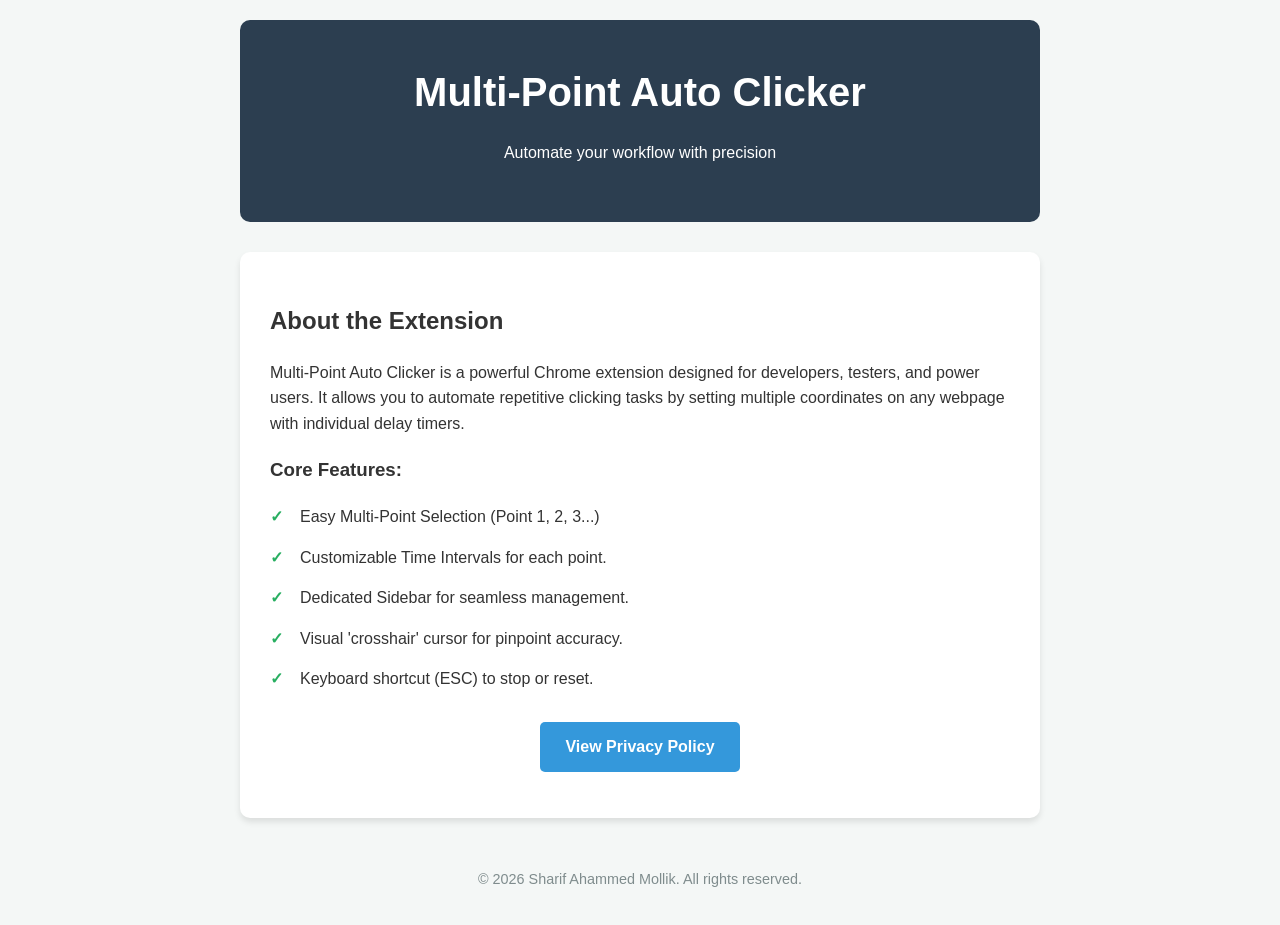
<file: autoclicker/index.html>
<!DOCTYPE html>
<html lang="en">
<head>
    <meta charset="UTF-8">
    <meta name="viewport" content="width=device-width, initial-scale=1.0">
    <title>Multi-Point Auto Clicker | Professional Automation Tool</title>
    <style>
        body { font-family: 'Segoe UI', Tahoma, Geneva, Verdana, sans-serif; line-height: 1.6; color: #333; max-width: 800px; margin: 0 auto; padding: 20px; background-color: #f4f7f6; }
        header { background: #2c3e50; color: #fff; padding: 40px 20px; text-align: center; border-radius: 10px; margin-bottom: 30px; }
        h1 { margin: 0; font-size: 2.5em; }
        .content { background: #fff; padding: 30px; border-radius: 10px; box-shadow: 0 4px 6px rgba(0,0,0,0.1); }
        .feature-list { list-style: none; padding: 0; }
        .feature-list li { margin-bottom: 15px; padding-left: 30px; position: relative; }
        .feature-list li::before { content: '✓'; position: absolute; left: 0; color: #27ae60; font-weight: bold; }
        footer { text-align: center; margin-top: 50px; font-size: 0.9em; color: #7f8c8d; }
        .btn { display: inline-block; background: #3498db; color: #fff; padding: 12px 25px; text-decoration: none; border-radius: 5px; font-weight: bold; transition: background 0.3s; }
        .btn:hover { background: #2980b9; }
    </style>
</head>
<body>
    <header>
        <h1>Multi-Point Auto Clicker</h1>
        <p>Automate your workflow with precision</p>
    </header>
    <div class="content">
        <h2>About the Extension</h2>
        <p>Multi-Point Auto Clicker is a powerful Chrome extension designed for developers, testers, and power users. It allows you to automate repetitive clicking tasks by setting multiple coordinates on any webpage with individual delay timers.</p>
        
        <h3>Core Features:</h3>
        <ul class="feature-list">
            <li>Easy Multi-Point Selection (Point 1, 2, 3...)</li>
            <li>Customizable Time Intervals for each point.</li>
            <li>Dedicated Sidebar for seamless management.</li>
            <li>Visual 'crosshair' cursor for pinpoint accuracy.</li>
            <li>Keyboard shortcut (ESC) to stop or reset.</li>
        </ul>

        <p style="text-align: center; margin-top: 30px;">
            <a href="autoclicker/privacy.html" class="btn">View Privacy Policy</a>
        </p>
    </div>
    <footer>
        <p>&copy; 2026 Sharif Ahammed Mollik. All rights reserved.</p>
    </footer>
</body>
</html>
</file>
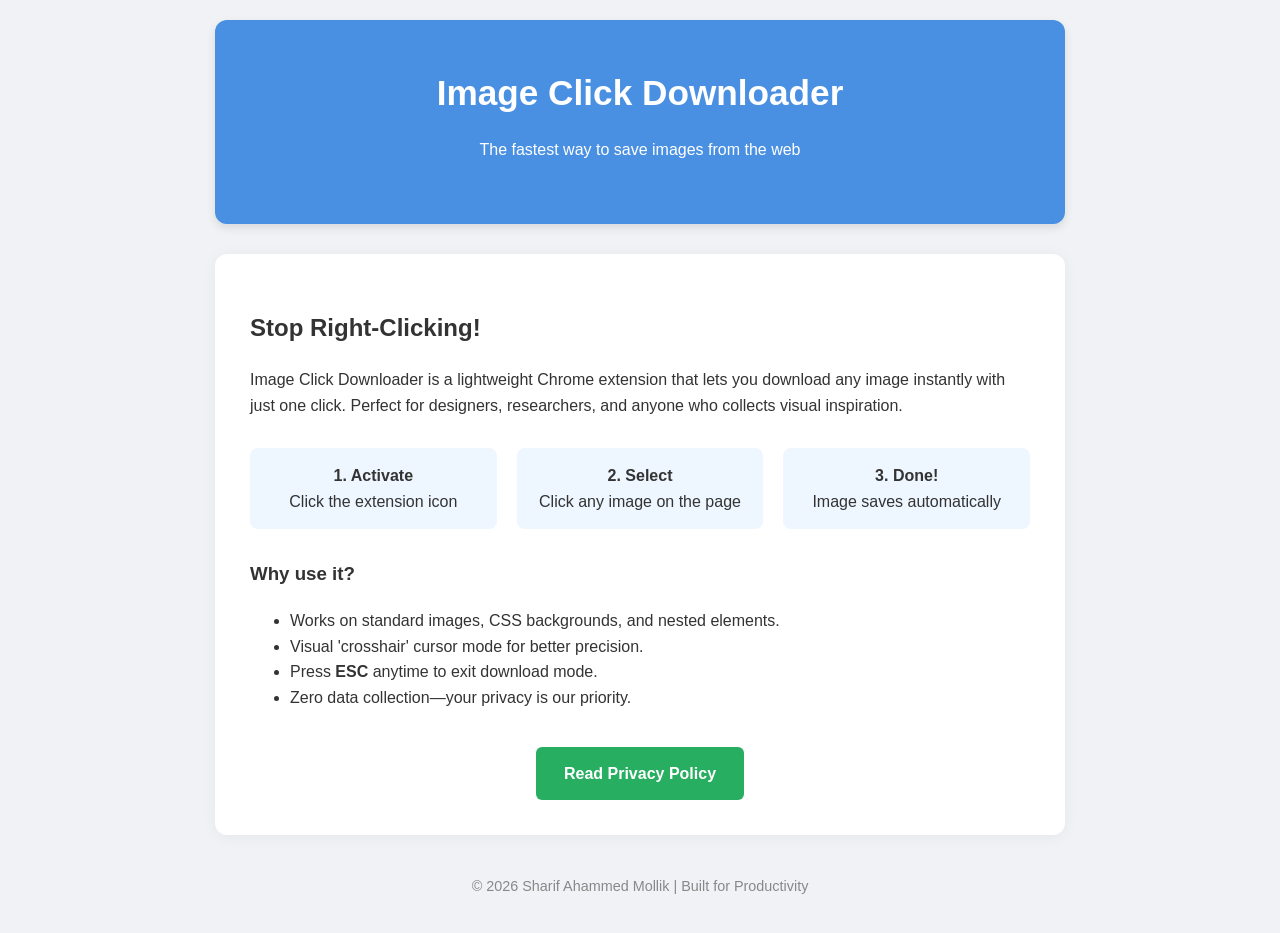
<file: ImageDownloader/index.html>
<!DOCTYPE html>
<html lang="en">
<head>
    <meta charset="UTF-8">
    <meta name="viewport" content="width=device-width, initial-scale=1.0">
    <title>Image Click Downloader | One-Click Image Saver</title>
    <style>
        body { font-family: 'Segoe UI', Arial, sans-serif; line-height: 1.6; color: #333; max-width: 850px; margin: 0 auto; padding: 20px; background-color: #f0f2f5; }
        header { background: #4a90e2; color: #fff; padding: 45px 20px; text-align: center; border-radius: 12px; margin-bottom: 30px; box-shadow: 0 4px 10px rgba(0,0,0,0.1); }
        h1 { margin: 0; font-size: 2.2em; }
        .main-card { background: #fff; padding: 35px; border-radius: 12px; box-shadow: 0 2px 15px rgba(0,0,0,0.05); }
        .steps { display: flex; justify-content: space-between; gap: 20px; margin-top: 30px; flex-wrap: wrap; }
        .step-box { flex: 1; min-width: 200px; background: #eef6ff; padding: 15px; border-radius: 8px; text-align: center; }
        .btn { display: inline-block; background: #27ae60; color: #fff; padding: 14px 28px; text-decoration: none; border-radius: 6px; font-weight: bold; margin-top: 20px; }
        .btn:hover { background: #219150; }
        footer { text-align: center; margin-top: 40px; color: #888; font-size: 0.9em; }
    </style>
</head>
<body>
    <header>
        <h1>Image Click Downloader</h1>
        <p>The fastest way to save images from the web</p>
    </header>
    <div class="main-card">
        <h2>Stop Right-Clicking!</h2>
        <p>Image Click Downloader is a lightweight Chrome extension that lets you download any image instantly with just one click. Perfect for designers, researchers, and anyone who collects visual inspiration.</p>
        
        <div class="steps">
            <div class="step-box"><strong>1. Activate</strong><br>Click the extension icon</div>
            <div class="step-box"><strong>2. Select</strong><br>Click any image on the page</div>
            <div class="step-box"><strong>3. Done!</strong><br>Image saves automatically</div>
        </div>

        <h3 style="margin-top: 30px;">Why use it?</h3>
        <ul>
            <li>Works on standard images, CSS backgrounds, and nested elements.</li>
            <li>Visual 'crosshair' cursor mode for better precision.</li>
            <li>Press <strong>ESC</strong> anytime to exit download mode.</li>
            <li>Zero data collection—your privacy is our priority.</li>
        </ul>

        <div style="text-align: center;">
            <a href="ImageDownloader/privacy.html" class="btn">Read Privacy Policy</a>
        </div>
    </div>
    <footer>
        <p>&copy; 2026 Sharif Ahammed Mollik | Built for Productivity</p>
    </footer>
</body>
</html>
</file>
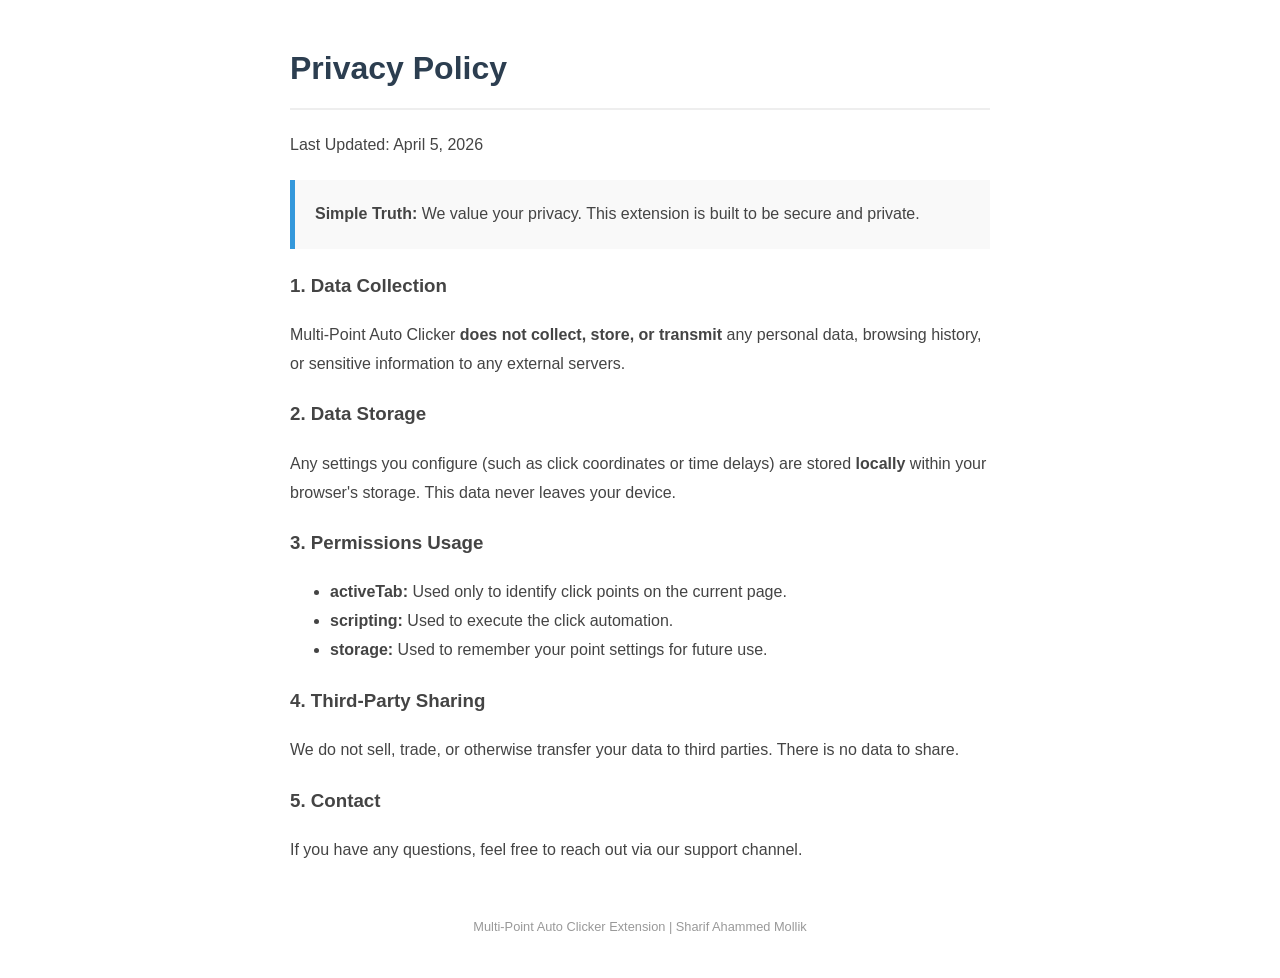
<file: autoclicker/privacy.html>
<!DOCTYPE html>
<html lang="en">
<head>
    <meta charset="UTF-8">
    <meta name="viewport" content="width=device-width, initial-scale=1.0">
    <title>Privacy Policy - Multi-Point Auto Clicker</title>
    <style>
        body { font-family: Arial, sans-serif; line-height: 1.8; color: #444; max-width: 700px; margin: 40px auto; padding: 0 20px; }
        h1 { border-bottom: 2px solid #eee; padding-bottom: 10px; color: #2c3e50; }
        .box { background: #f9f9f9; padding: 20px; border-left: 5px solid #3498db; margin: 20px 0; }
        footer { margin-top: 50px; font-size: 0.8em; text-align: center; color: #999; }
    </style>
</head>
<body>
    <h1>Privacy Policy</h1>
    <p>Last Updated: April 5, 2026</p>
    
    <div class="box">
        <strong>Simple Truth:</strong> We value your privacy. This extension is built to be secure and private.
    </div>

    <h3>1. Data Collection</h3>
    <p>Multi-Point Auto Clicker <strong>does not collect, store, or transmit</strong> any personal data, browsing history, or sensitive information to any external servers.</p>

    <h3>2. Data Storage</h3>
    <p>Any settings you configure (such as click coordinates or time delays) are stored <strong>locally</strong> within your browser's storage. This data never leaves your device.</p>

    <h3>3. Permissions Usage</h3>
    <ul>
        <li><strong>activeTab:</strong> Used only to identify click points on the current page.</li>
        <li><strong>scripting:</strong> Used to execute the click automation.</li>
        <li><strong>storage:</strong> Used to remember your point settings for future use.</li>
    </ul>

    <h3>4. Third-Party Sharing</h3>
    <p>We do not sell, trade, or otherwise transfer your data to third parties. There is no data to share.</p>

    <h3>5. Contact</h3>
    <p>If you have any questions, feel free to reach out via our support channel.</p>

    <footer>
        <p>Multi-Point Auto Clicker Extension | Sharif Ahammed Mollik</p>
    </footer>
</body>
</html>
</file>
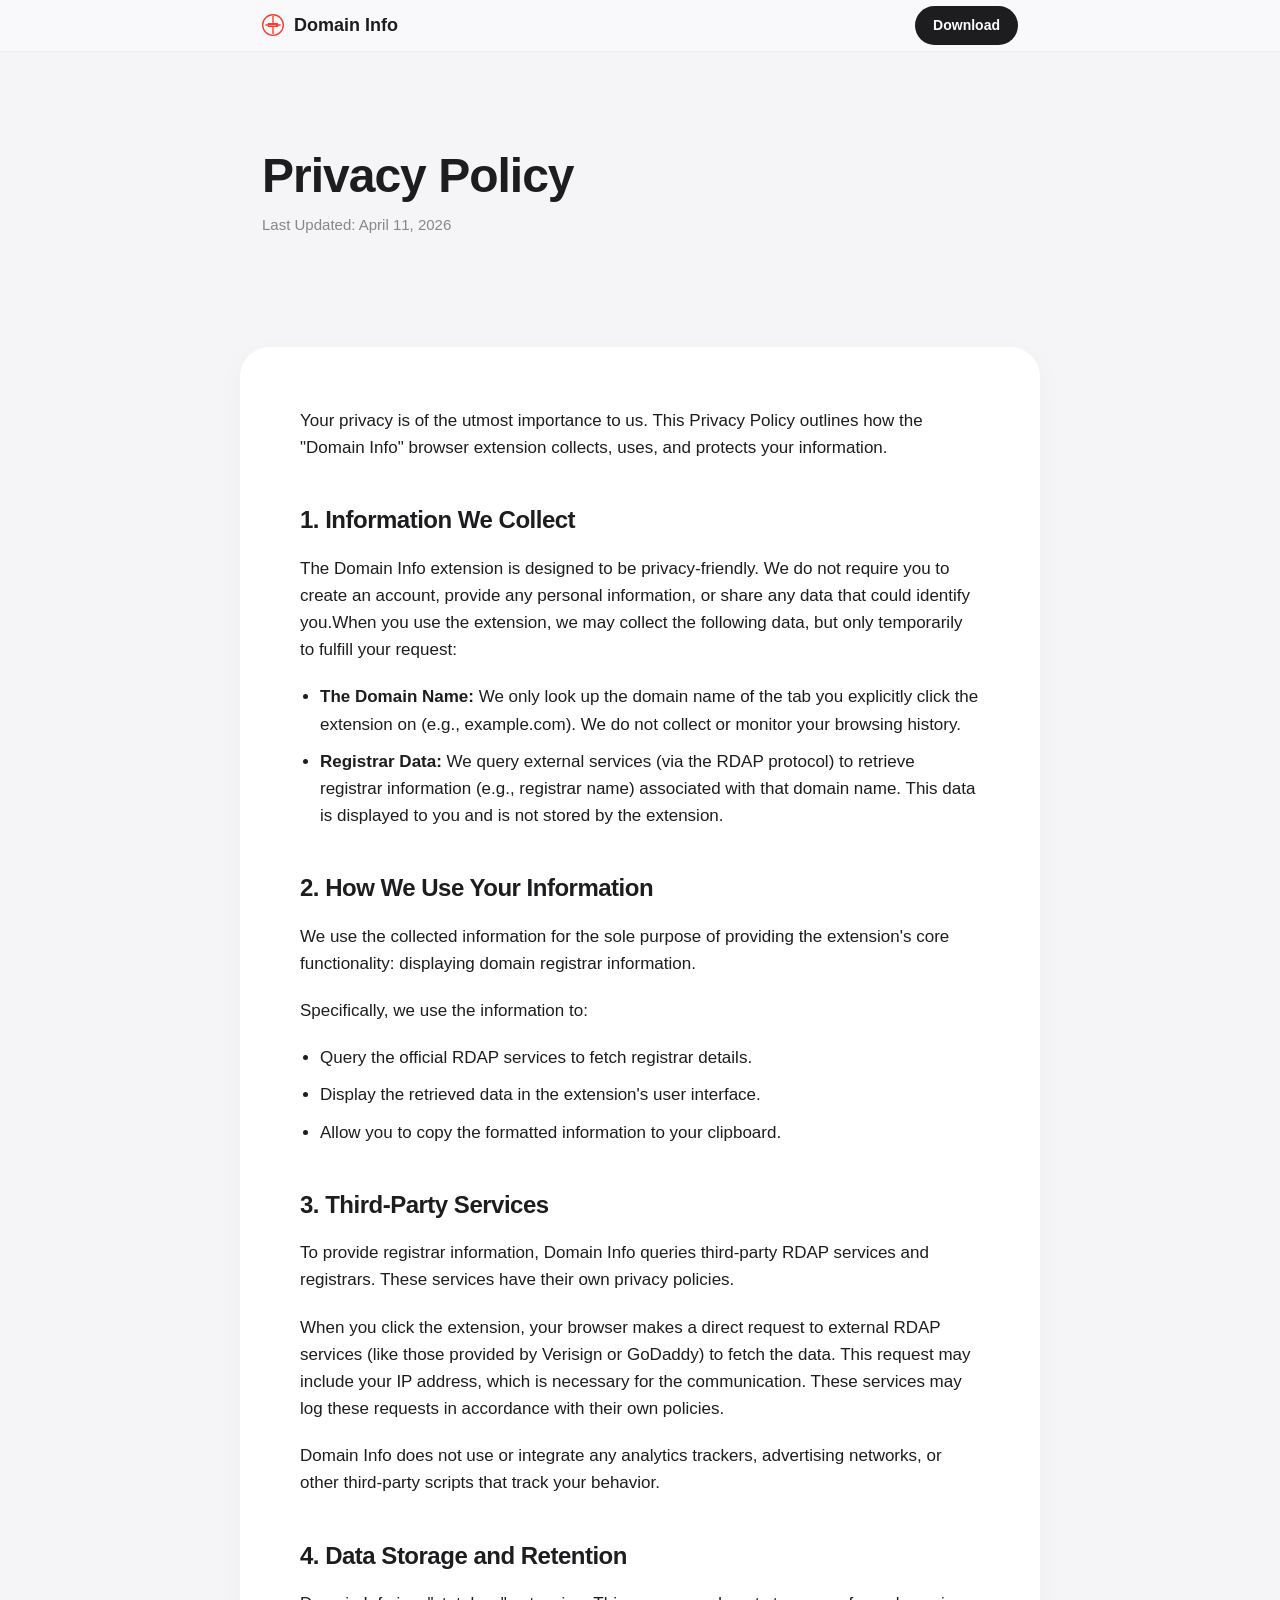
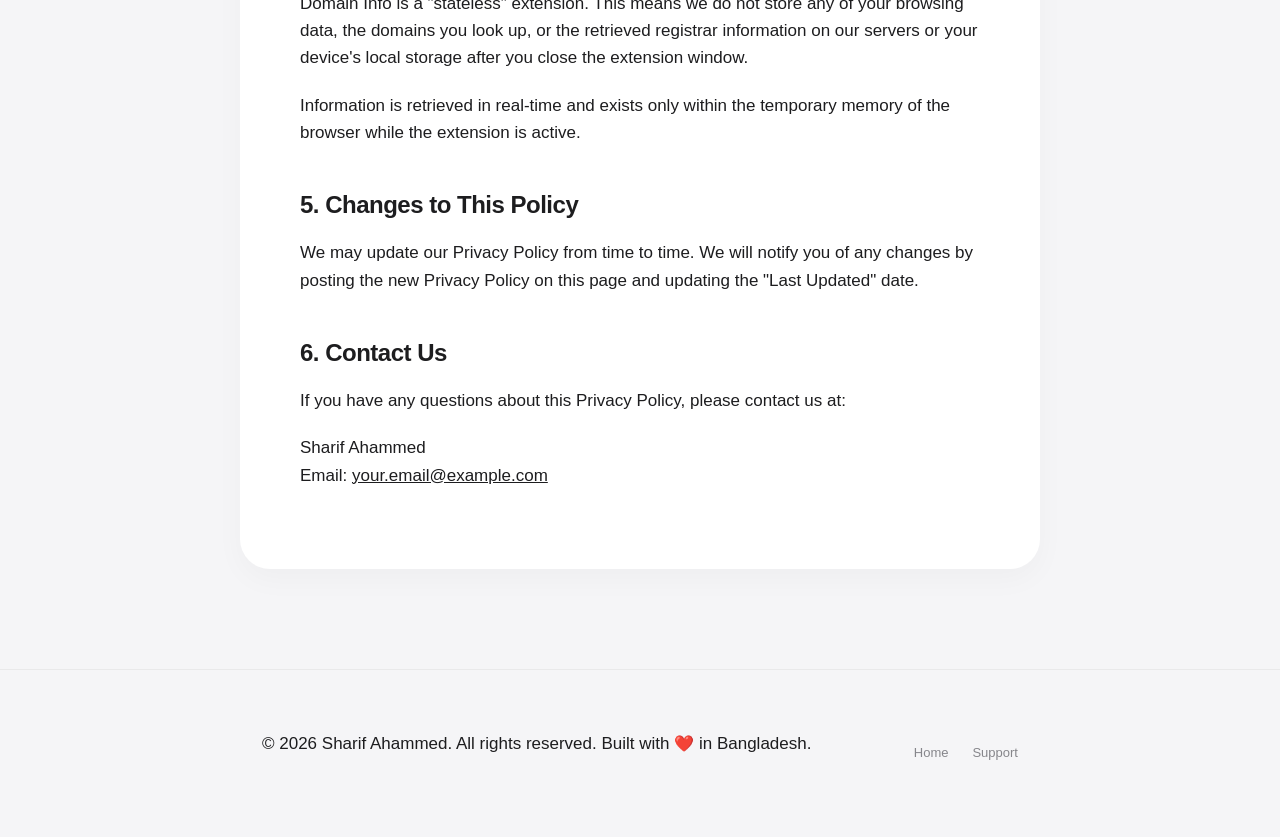
<file: domaininfo/privacy.html>
<!DOCTYPE html>
<html lang="en">
<head>
    <meta charset="UTF-8">
    <meta name="viewport" content="width=device-width, initial-scale=1.0">
    <title>Privacy Policy - Domain Info</title>
    <style>
        :root {
            --apple-red: #FF3B30;
            --apple-bg: #F5F5F7;
            --text-dark: #1D1D1F;
            --text-gray: #86868B;
        }

        * {
            margin: 0;
            padding: 0;
            box-sizing: border-box;
            font-family: -apple-system, BlinkMacSystemFont, "SF Pro Text", "Helvetica Neue", Arial, sans-serif;
            -webkit-font-smoothing: antialiased;
        }

        body {
            background-color: var(--apple-bg);
            color: var(--text-dark);
            line-height: 1.6;
        }

        /* Global Components */
        .container {
            width: 100%;
            max-width: 800px;
            margin: 0 auto;
            padding: 0 22px;
        }

        /* Navigation */
        nav {
            height: 52px;
            background: rgba(251, 251, 253, 0.8);
            backdrop-filter: blur(20px);
            -webkit-backdrop-filter: blur(20px);
            position: fixed;
            width: 100%;
            top: 0;
            z-index: 1000;
            border-bottom: 1px solid rgba(0,0,0,0.05);
            display: flex;
            justify-content: center;
            align-items: center;
        }

        .nav-content {
            width: 100%;
            display: flex;
            justify-content: space-between;
            align-items: center;
        }

        .nav-logo {
            font-weight: 600;
            font-size: 18px;
            display: flex;
            align-items: center;
            gap: 10px;
            color: var(--text-dark);
            text-decoration: none;
        }

        .nav-logo svg {
            width: 22px;
            height: 22px;
        }

        .cta-btn-main {
            display: inline-block;
            background: var(--text-dark);
            color: #fff;
            padding: 8px 18px;
            border-radius: 30px;
            text-decoration: none;
            font-weight: 600;
            font-size: 14px;
            transition: all 0.3s ease;
        }

        .cta-btn-main:hover {
            background: #000;
        }

        /* Privacy Content Section */
        header.privacy-header {
            padding-top: 150px;
            padding-bottom: 60px;
            text-align: left;
        }

        h1 {
            font-size: 48px;
            font-weight: 700;
            letter-spacing: -1px;
            line-height: 1.1;
            margin-bottom: 10px;
        }

        .last-updated {
            font-size: 15px;
            color: var(--text-gray);
            margin-bottom: 50px;
        }

        .privacy-body {
            background-color: #fff;
            padding: 60px;
            border-radius: 30px;
            margin-bottom: 100px;
            box-shadow: 0 10px 30px rgba(0,0,0,0.03);
        }

        h2 {
            font-size: 24px;
            font-weight: 600;
            margin-top: 40px;
            margin-bottom: 15px;
            letter-spacing: -0.5px;
        }

        p {
            font-size: 17px;
            color: var(--text-dark);
            margin-bottom: 20px;
        }

        ul {
            margin-left: 20px;
            margin-bottom: 20px;
            color: var(--text-dark);
            font-size: 17px;
        }

        li {
            margin-bottom: 10px;
        }

        /* Footer */
        footer {
            padding: 60px 0;
            background-color: var(--apple-bg);
            border-top: 1px solid rgba(0,0,0,0.05);
            font-size: 13px;
            color: var(--text-gray);
        }

        .footer-content {
            display: flex;
            justify-content: space-between;
            align-items: center;
        }

        .footer-links {
            display: flex;
            gap: 24px;
        }

        .footer-links a {
            color: var(--text-gray);
            text-decoration: none;
            transition: color 0.2s;
        }

        .footer-links a:hover {
            color: var(--apple-blue);
        }

        .love-sign {
            color: var(--apple-red);
            font-size: 16px;
        }

        /* Responsive */
        @media (max-width: 768px) {
            h1 { font-size: 36px; }
            .privacy-body { padding: 35px; }
            .footer-content { flex-direction: column; gap: 20px; text-align: center; }
        }
    </style>
</head>
<body>

    <nav>
        <div class="container nav-content">
            <a href="index.html" class="nav-logo">
                <svg viewBox="0 0 128 128"><circle cx="64" cy="64" r="60" fill="none" stroke="#FF3B30" stroke-width="8"/><path d="M20 64h88M64 12V116" stroke="#FF3B30" stroke-width="8"/><rect x="34" y="52" width="60" height="24" rx="4" fill="#FF3B30"/><text x="40" y="69" fill="white" font-family="Arial" font-weight="bold" font-size="14">WWW.</text></svg>
                Domain Info
            </a>
            <a href="YOUR_STORE_LINK_HERE" class="cta-btn-main">Download</a>
        </div>
    </nav>

    <header class="privacy-header">
        <div class="container">
            <h1>Privacy Policy</h1>
            <p class="last-updated">Last Updated: April 11, 2026</p>
        </div>
    </header>

    <section class="container privacy-body">
        
        <p>Your privacy is of the utmost importance to us. This Privacy Policy outlines how the "Domain Info" browser extension collects, uses, and protects your information.</p>

        <h2>1. Information We Collect</h2>
        <p>The Domain Info extension is designed to be privacy-friendly. We do not require you to create an account, provide any personal information, or share any data that could identify you.</
        
        <p>When you use the extension, we may collect the following data, but only temporarily to fulfill your request:</p>
        <ul>
            <li><strong>The Domain Name:</strong> We only look up the domain name of the tab you explicitly click the extension on (e.g., example.com). We do not collect or monitor your browsing history.</li>
            <li><strong>Registrar Data:</strong> We query external services (via the RDAP protocol) to retrieve registrar information (e.g., registrar name) associated with that domain name. This data is displayed to you and is not stored by the extension.</li>
        </ul>

        <h2>2. How We Use Your Information</h2>
        <p>We use the collected information for the sole purpose of providing the extension's core functionality: displaying domain registrar information.</p>
        
        <p>Specifically, we use the information to:</p>
        <ul>
            <li>Query the official RDAP services to fetch registrar details.</li>
            <li>Display the retrieved data in the extension's user interface.</li>
            <li>Allow you to copy the formatted information to your clipboard.</li>
        </ul>

        <h2>3. Third-Party Services</h2>
        <p>To provide registrar information, Domain Info queries third-party RDAP services and registrars. These services have their own privacy policies.</p>
        
        <p>When you click the extension, your browser makes a direct request to external RDAP services (like those provided by Verisign or GoDaddy) to fetch the data. This request may include your IP address, which is necessary for the communication. These services may log these requests in accordance with their own policies.</p>
        
        <p>Domain Info does not use or integrate any analytics trackers, advertising networks, or other third-party scripts that track your behavior.</p>

        <h2>4. Data Storage and Retention</h2>
        <p>Domain Info is a "stateless" extension. This means we do not store any of your browsing data, the domains you look up, or the retrieved registrar information on our servers or your device's local storage after you close the extension window.</p>
        
        <p>Information is retrieved in real-time and exists only within the temporary memory of the browser while the extension is active.</p>

        <h2>5. Changes to This Policy</h2>
        <p>We may update our Privacy Policy from time to time. We will notify you of any changes by posting the new Privacy Policy on this page and updating the "Last Updated" date.</p>

        <h2>6. Contact Us</h2>
        <p>If you have any questions about this Privacy Policy, please contact us at:</p>
        <p>Sharif Ahammed<br>Email: <a href="mailto:your.email@example.com" style="color: var(--apple-blue);">your.email@example.com</a></p>

    </section>

    <footer>
        <div class="container footer-content">
            <p>&copy; 2026 Sharif Ahammed. All rights reserved. Built with <span class="love-sign">❤️</span> in Bangladesh.</p>
            <div class="footer-links">
                <a href="index.html">Home</a>
                <a href="mailto:your.email@example.com">Support</a>
            </div>
        </div>
    </footer>

</body>
</html>
</file>
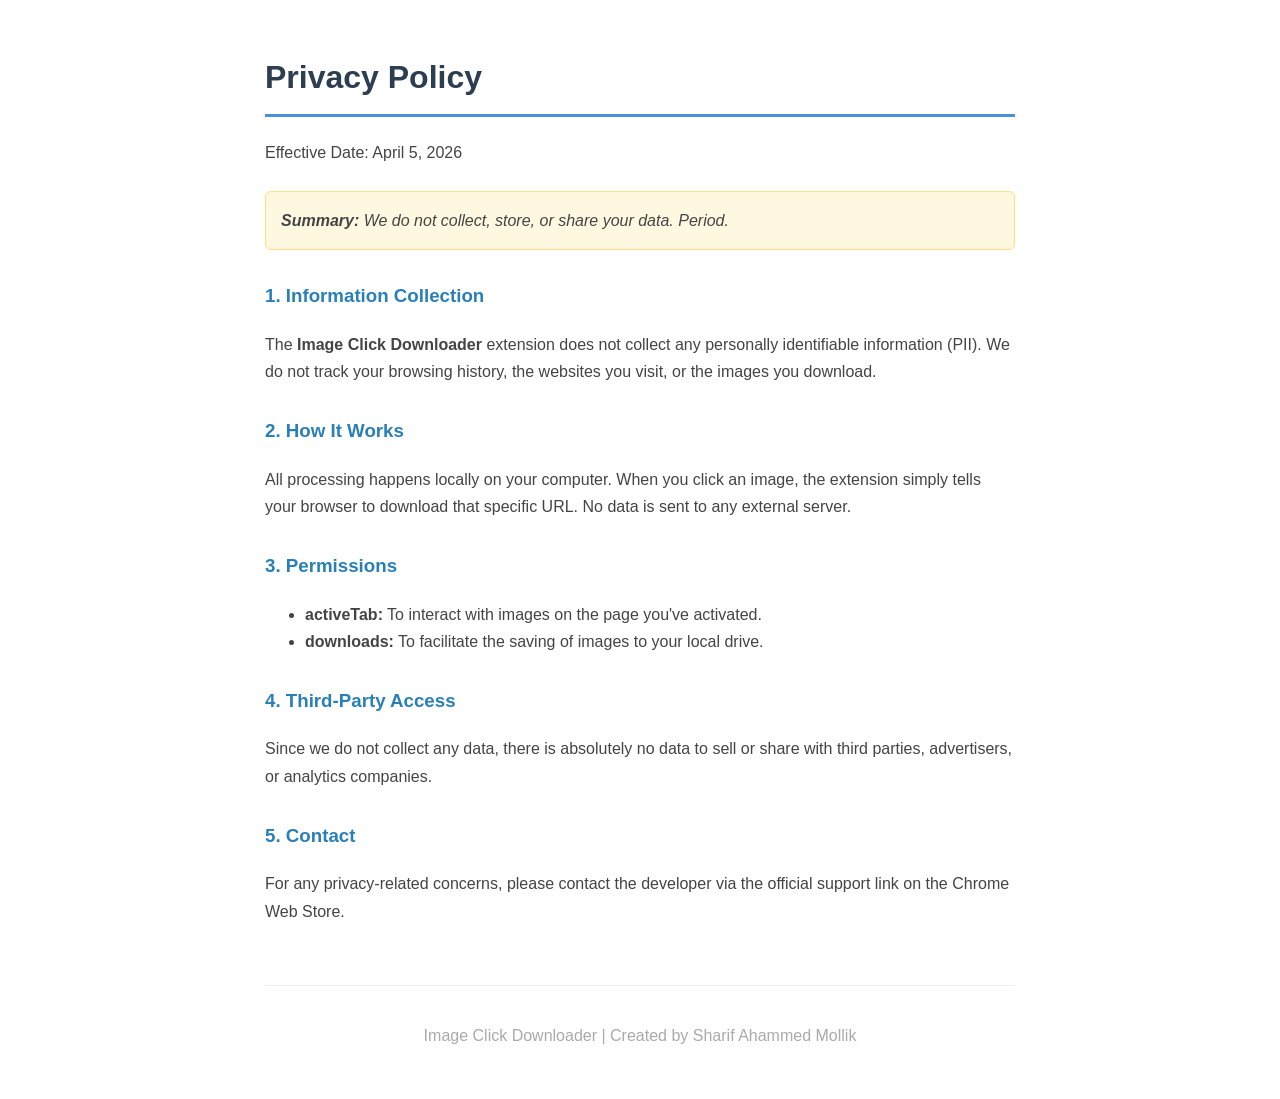
<file: ImageDownloader/privacy.html>
<!DOCTYPE html>
<html lang="en">
<head>
    <meta charset="UTF-8">
    <meta name="viewport" content="width=device-width, initial-scale=1.0">
    <title>Privacy Policy - Image Click Downloader</title>
    <style>
        body { font-family: 'Helvetica Neue', Helvetica, Arial, sans-serif; line-height: 1.7; color: #444; max-width: 750px; margin: 50px auto; padding: 0 25px; }
        h1 { color: #2c3e50; border-bottom: 3px solid #4a90e2; padding-bottom: 10px; }
        .notice { background: #fff8e1; border: 1px solid #ffe082; padding: 15px; border-radius: 6px; margin: 25px 0; font-style: italic; }
        h3 { color: #2980b9; margin-top: 30px; }
        footer { margin-top: 60px; padding-top: 20px; border-top: 1px solid #eee; text-align: center; color: #aaa; }
    </style>
</head>
<body>
    <h1>Privacy Policy</h1>
    <p>Effective Date: April 5, 2026</p>

    <div class="notice">
        <strong>Summary:</strong> We do not collect, store, or share your data. Period.
    </div>

    <h3>1. Information Collection</h3>
    <p>The <strong>Image Click Downloader</strong> extension does not collect any personally identifiable information (PII). We do not track your browsing history, the websites you visit, or the images you download.</p>

    <h3>2. How It Works</h3>
    <p>All processing happens locally on your computer. When you click an image, the extension simply tells your browser to download that specific URL. No data is sent to any external server.</p>

    <h3>3. Permissions</h3>
    <ul>
        <li><strong>activeTab:</strong> To interact with images on the page you've activated.</li>
        <li><strong>downloads:</strong> To facilitate the saving of images to your local drive.</li>
    </ul>

    <h3>4. Third-Party Access</h3>
    <p>Since we do not collect any data, there is absolutely no data to sell or share with third parties, advertisers, or analytics companies.</p>

    <h3>5. Contact</h3>
    <p>For any privacy-related concerns, please contact the developer via the official support link on the Chrome Web Store.</p>

    <footer>
        <p>Image Click Downloader | Created by Sharif Ahammed Mollik</p>
    </footer>
</body>
</html>
</file>
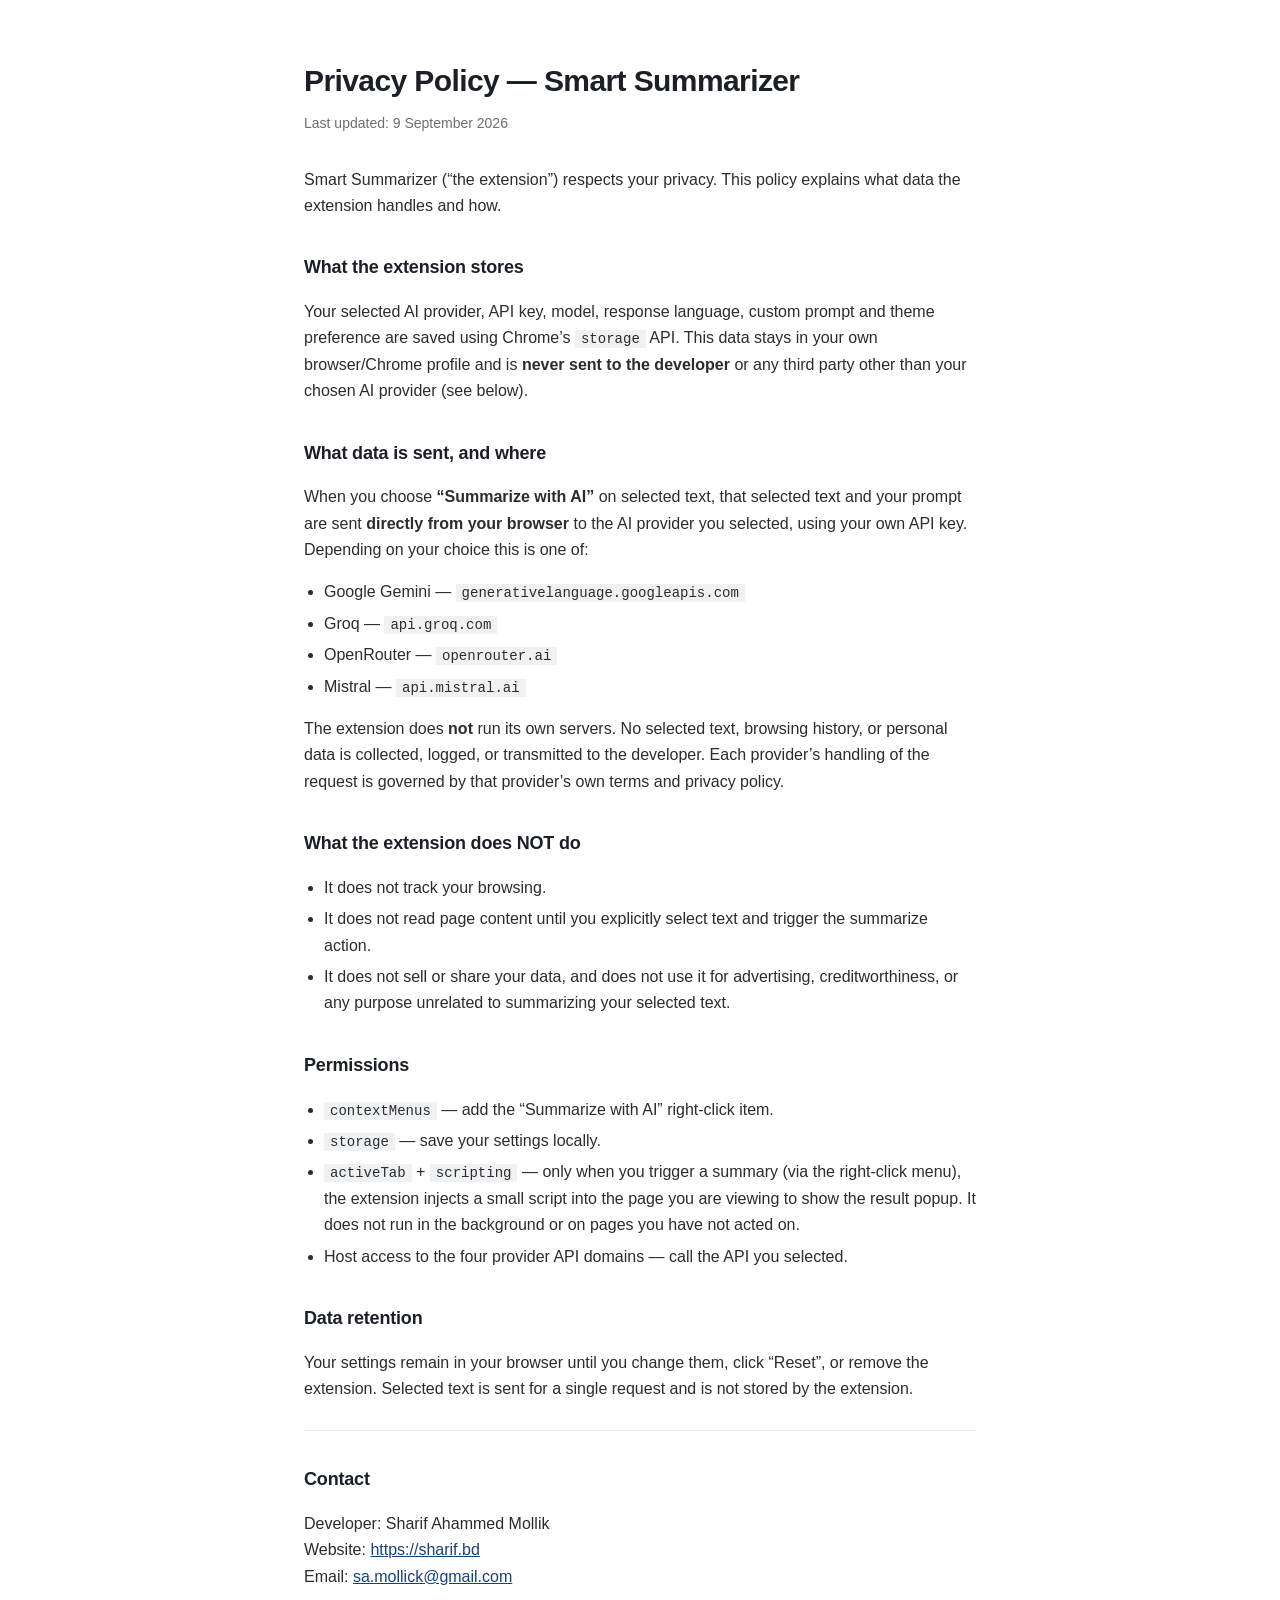
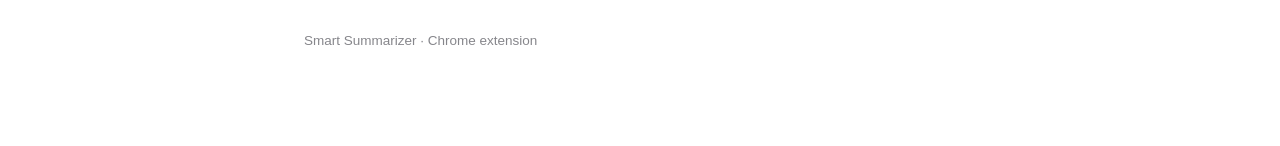
<file: smart-summarizer/privacy.html>
<!DOCTYPE html>
<html lang="en">
<head>
<meta charset="UTF-8" />
<meta name="viewport" content="width=device-width, initial-scale=1.0" />
<title>Privacy Policy — Smart Summarizer</title>
<style>
  :root { color-scheme: light dark; }
  * { box-sizing: border-box; }
  body {
    margin: 0; background: #ffffff; color: #1b1f27;
    font-family: -apple-system, BlinkMacSystemFont, "SF Pro Text", "Helvetica Neue", Helvetica, Arial, sans-serif;
    line-height: 1.65; font-size: 16px;
  }
  .wrap { max-width: 720px; margin: 0 auto; padding: 56px 24px 80px; }
  h1 { font-size: 30px; letter-spacing: -0.02em; margin: 0 0 6px; }
  .meta { color: #6e6e73; font-size: 14px; margin: 0 0 32px; }
  h2 { font-size: 18px; margin: 34px 0 10px; letter-spacing: -0.01em; }
  p, li { color: #2c2c30; }
  ul { padding-left: 20px; }
  li { margin: 5px 0; }
  a { color: #17427c; }
  code { background: #f0f1f3; padding: 1px 6px; font-family: ui-monospace, SFMono-Regular, Menlo, monospace; font-size: 14px; }
  hr { border: 0; border-top: 1px solid #e6e8ee; margin: 28px 0; }
  .foot { color: #86868b; font-size: 13.5px; margin-top: 40px; }
  @media (prefers-color-scheme: dark) {
    body { background: #0b0b0c; color: #e6e6e6; }
    .meta { color: #9aa0a6; } p, li { color: #d2d2d6; }
    a { color: #8fb3e8; } code { background: #26272b; }
    hr { border-top-color: #2a2c34; } .foot { color: #8e8e93; }
  }
</style>
</head>
<body>
  <div class="wrap">
    <h1>Privacy Policy — Smart Summarizer</h1>
    <p class="meta">Last updated: 9 September 2026</p>

    <p>Smart Summarizer (“the extension”) respects your privacy. This policy explains
    what data the extension handles and how.</p>

    <h2>What the extension stores</h2>
    <p>Your selected AI provider, API key, model, response language, custom prompt and
    theme preference are saved using Chrome’s <code>storage</code> API. This data stays
    in your own browser/Chrome profile and is <strong>never sent to the developer</strong>
    or any third party other than your chosen AI provider (see below).</p>

    <h2>What data is sent, and where</h2>
    <p>When you choose <strong>“Summarize with AI”</strong> on selected text, that
    selected text and your prompt are sent <strong>directly from your browser</strong>
    to the AI provider you selected, using your own API key. Depending on your choice
    this is one of:</p>
    <ul>
      <li>Google Gemini — <code>generativelanguage.googleapis.com</code></li>
      <li>Groq — <code>api.groq.com</code></li>
      <li>OpenRouter — <code>openrouter.ai</code></li>
      <li>Mistral — <code>api.mistral.ai</code></li>
    </ul>
    <p>The extension does <strong>not</strong> run its own servers. No selected text,
    browsing history, or personal data is collected, logged, or transmitted to the
    developer. Each provider’s handling of the request is governed by that provider’s
    own terms and privacy policy.</p>

    <h2>What the extension does NOT do</h2>
    <ul>
      <li>It does not track your browsing.</li>
      <li>It does not read page content until you explicitly select text and trigger
      the summarize action.</li>
      <li>It does not sell or share your data, and does not use it for advertising,
      creditworthiness, or any purpose unrelated to summarizing your selected text.</li>
    </ul>

    <h2>Permissions</h2>
    <ul>
      <li><code>contextMenus</code> — add the “Summarize with AI” right-click item.</li>
      <li><code>storage</code> — save your settings locally.</li>
      <li><code>activeTab</code> + <code>scripting</code> — only when you trigger a
      summary (via the right-click menu), the extension injects a small script into
      the page you are viewing to show the result popup. It does not run in the
      background or on pages you have not acted on.</li>
      <li>Host access to the four provider API domains — call the API you selected.</li>
    </ul>

    <h2>Data retention</h2>
    <p>Your settings remain in your browser until you change them, click “Reset”, or
    remove the extension. Selected text is sent for a single request and is not stored
    by the extension.</p>

    <hr />
    <h2>Contact</h2>
    <p>
      Developer: Sharif Ahammed Mollik<br />
      Website: <a href="https://sharif.bd">https://sharif.bd</a><br />
      Email: <a href="mailto:sa.mollick@gmail.com">sa.mollick@gmail.com</a>
    </p>
    <p class="foot">Smart Summarizer · Chrome extension</p>
  </div>
</body>
</html>
</file>
